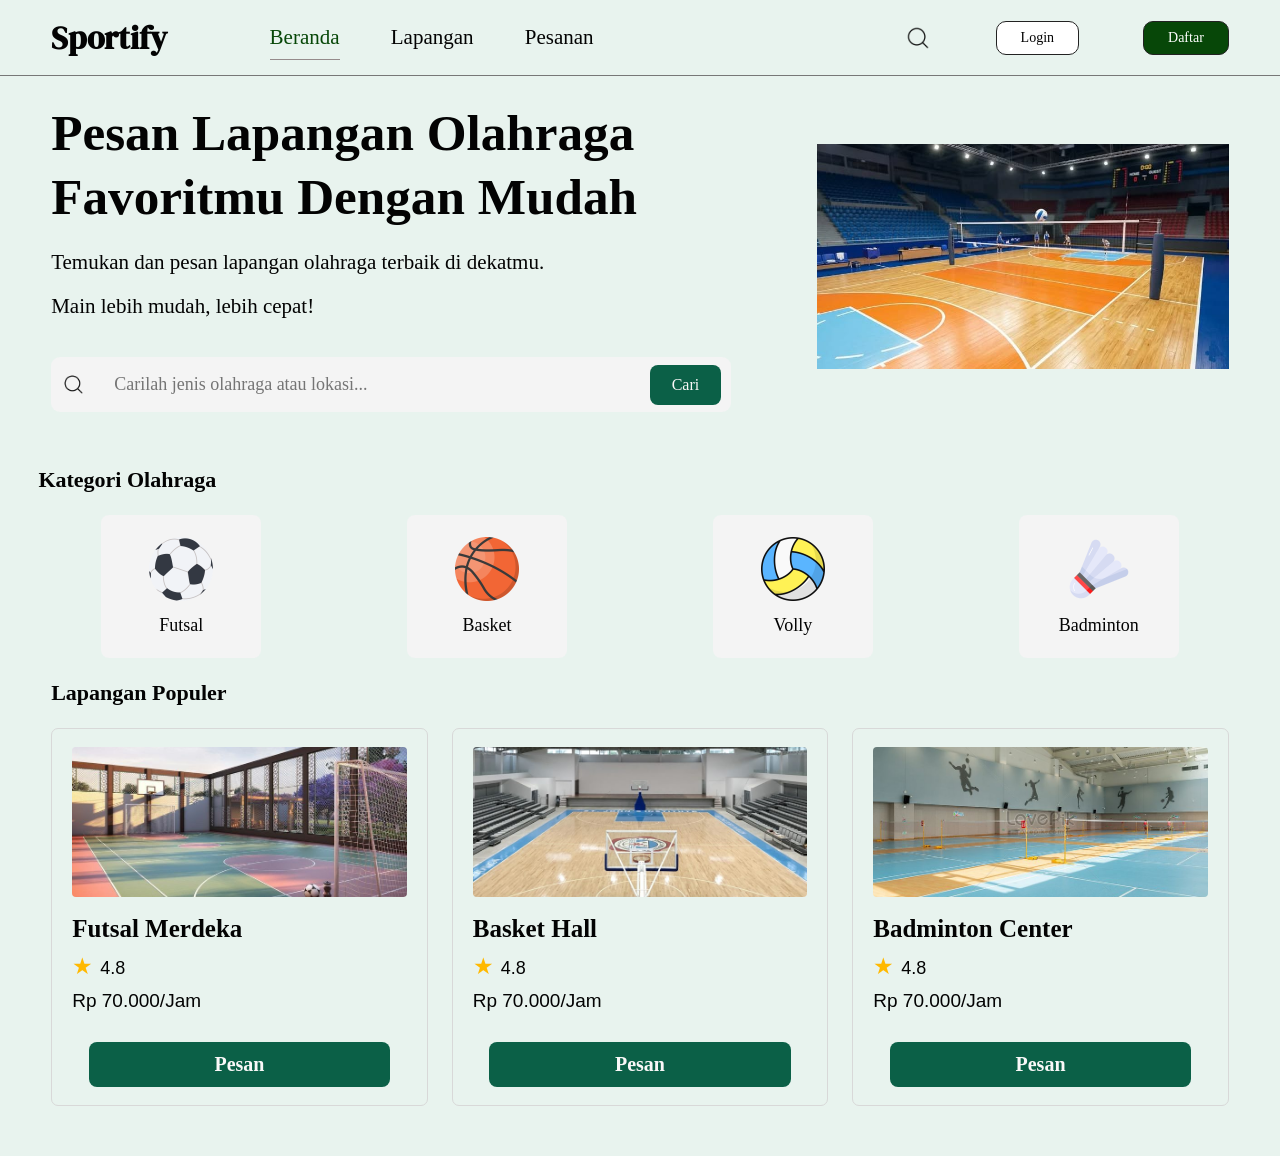
<file: index.html>
<!DOCTYPE html>
<html lang="id">
    <head>
        <meta charset="UTF-8"><meta name="viewport" content="width=device-width, initial-scale=1.0">
        <title>Sportify - Beranda</title>
        <link rel="stylesheet" href="css/style.css">
    </head>
    <body>
<header class="site-header">
    <a class="brand" href="index.html">Sportify</a>
    <nav class="nav">
        <a class="active" href="index.html">Beranda</a>
        <a href="pages/daftar-lapangan.html">Lapangan</a>
        <a href="pages/pesanan-aktif.html">Pesanan</a>
    </nav>
    <div class="header-spacer"></div>
    <a href="pages/daftar-lapangan.html">
        <img class="header-icon" src="assets/icons/search.png" alt="Cari"></a>
        
        <a class="header-btn" href="pages/login.html">Login</a>
        <a class="header-btn dark" href="pages/daftar.html">Daftar</a>
    </header>
<section class="hero">
    <div>
        <h1>Pesan Lapangan Olahraga<br>Favoritmu Dengan Mudah</h1>
        <p>Temukan dan pesan lapangan olahraga terbaik di dekatmu.</p>
        <p>Main lebih mudah, lebih cepat!</p>
        <form class="searchbar" action="pages/daftar-lapangan.html">
            <img src="assets/icons/search.png" alt="Cari">
            <input name="q" placeholder="Carilah jenis olahraga atau lokasi...">
            <button class="warna-teks-putih" type="submit">Cari</button>
        </form>
    </div>
    <img class="hero-image" src="assets/images/champion volly.jpg" alt="Ilustrasi lapangan olahraga">
</section>
<section class="categories"><h3>Kategori Olahraga</h3><div class="category-grid">
<a class="category" href="pages/daftar lapangan futsal.html">

    <img src="assets/icons/bola futsal.png" alt="Icon futsal">Futsal</a>
    <a class="category" href="pages/daftar lapangan basket.html">

        <img src="assets/icons/bola basket.png" alt="Icon basket">Basket</a>
        <a class="category" href="pages/daftar lapangan volly.html">

            <img src="assets/icons/bola volly.png" alt="Icon voli">Volly</a>
            <a class="category" href="pages/daftar lapangan badminton.html">

                <img src="assets/icons/badminton.png" alt="Icon badminton">Badminton</a>
            </div>
</section>
<section class="popular">
    <h3>Lapangan Populer</h3>
    <div class="field-grid">
<article class="field-card">
    <img src="assets/images/futsal merdeka.jpg" alt="Futsal Merdeka">
    <h3>Futsal Merdeka</h3>
    <p class="rating">
        <span class="star">★</span>4.8</p>
        <p class="price">Rp 70.000/Jam</p>
        <a class="btn warna-teks-putih" href="pages/detail-lapangan.html">Pesan</a></article>

<article class="field-card">
    <img src="assets/images/basket hall.jpg" alt="Basket Hall">
    <h3>Basket Hall</h3><p class="rating">
        <span class="star">★</span>4.8</p>
        <p class="price">Rp 70.000/Jam</p>
        <a class="btn warna-teks-putih" href="pages/detail-lapangan.html">Pesan</a></article>
        
<article class="field-card">
    <img src="assets/images/badminton center.jpg" alt="Badminton Center">
    <h3>Badminton Center</h3>
    <p class="rating">
        <span class="star">★</span>4.8</p>
        <p class="price">Rp 70.000/Jam</p>
        <a class="btn warna-teks-putih" href="pages/detail-lapangan.html">Pesan</a>
    </article>
</div>
</section>
</body>
</html>
</file>
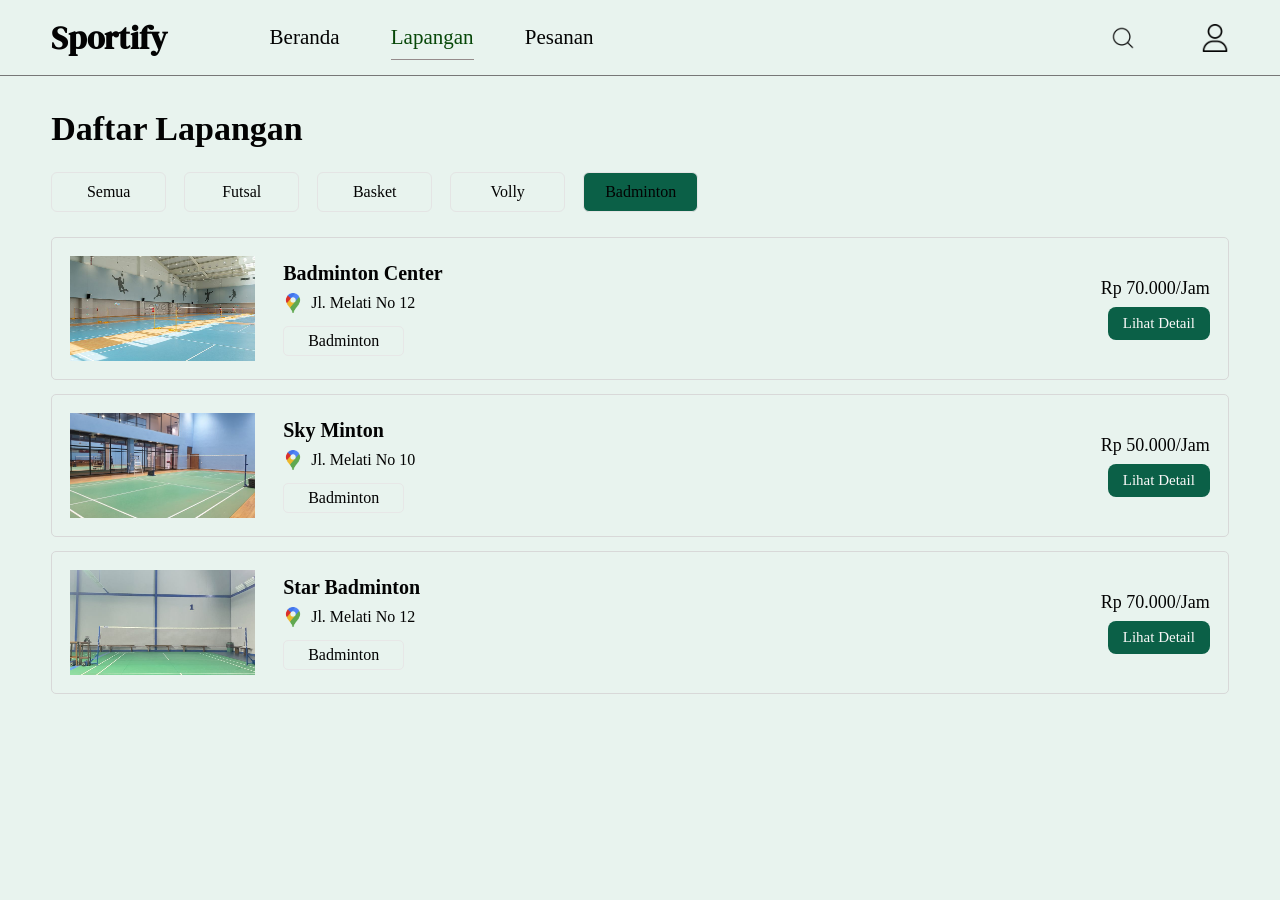
<file: pages/daftar lapangan badminton.html>
<!DOCTYPE html>
<html lang="id">
<head>
    <meta charset="UTF-8">
    <meta name="viewport" content="width=device-width, initial-scale=1.0">
    <title>Daftar Lapangan - Sportify</title>
    <link rel="stylesheet" href="../css/style.css">
</head>
<body>
    <header class="site-header">
<a class="brand" href="../index.html">Sportify</a>

<nav class="nav">
    <a href="../index.html" class="">Beranda</a>
    <a href="daftar-lapangan.html" class="active">Lapangan</a>
    <a href="pesanan-aktif.html" class="">Pesanan</a>
</nav>
<div class="header-spacer"></div>
<a href="daftar-lapangan.html" aria-label="Cari">
    <img class="header-icon" src="../assets/icons/search.png" alt="Cari"></a>

    <a href="login.html" aria-label="Akun">
         <img class="header-icon" src="../assets/icons/user.png" alt="Akun"></a>
</header>
<main class="page">
    <h1 class="page-title">Daftar Lapangan</h1>
    <nav class="filter-row">
        <a href="daftar-lapangan.html">Semua</a>
        <a href="daftar lapangan futsal.html">Futsal</a>
        <a href="daftar lapangan basket.html">Basket</a>
        <a href="daftar lapangan volly.html">Volly</a>
        <a class="active" href="daftar lapangan badminton.html">Badminton</a>
    </nav>
<article class="listing">
    <img src="../assets/images/badminton center.jpg" alt="">
    <div class="listing-info">
        <h3>Badminton Center</h3>
        <p class="address">
            <img src="../assets/icons/google-maps.png" alt="Lokasi">Jl. Melati No 12</p>
            <span class="tag">Badminton</span></div>
            <div class="listing-action">
                <p>Rp 70.000/Jam</p>
                <a class="btn small-btn warna-teks-putih" href="detail-lapangan.html">Lihat Detail</a></div>
            </article>
            
            <article class="listing">
                <img src="../assets/images/sky minton.jpg" alt="">
                <div class="listing-info">
                    <h3>Sky Minton</h3>
                    <p class="address">
                        <img src="../assets/icons/google-maps.png" alt="Lokasi">Jl. Melati No 10</p>
                        <span class="tag">Badminton</span></div>
                        <div class="listing-action"><p>Rp 50.000/Jam</p>
                            <a class="btn small-btn warna-teks-putih" href="detail-lapangan.html">Lihat Detail</a>
                        </div>
                    </article>
                    
                    <article class="listing">
                        <img src="../assets/images/star badminton.jpg" alt="">
                        <div class="listing-info">
                            <h3>Star Badminton</h3>
                            <p class="address">
                                <img src="../assets/icons/google-maps.png" alt="Lokasi">Jl. Melati No 12</p>
                                <span class="tag">Badminton</span></div>
                                <div class="listing-action">
                                    <p>Rp 70.000/Jam</p>
                                    <a class="btn small-btn warna-teks-putih" href="detail-lapangan.html">Lihat Detail</a>
                                </div>
                            </article>
</main>
</body>
</html>
</file>
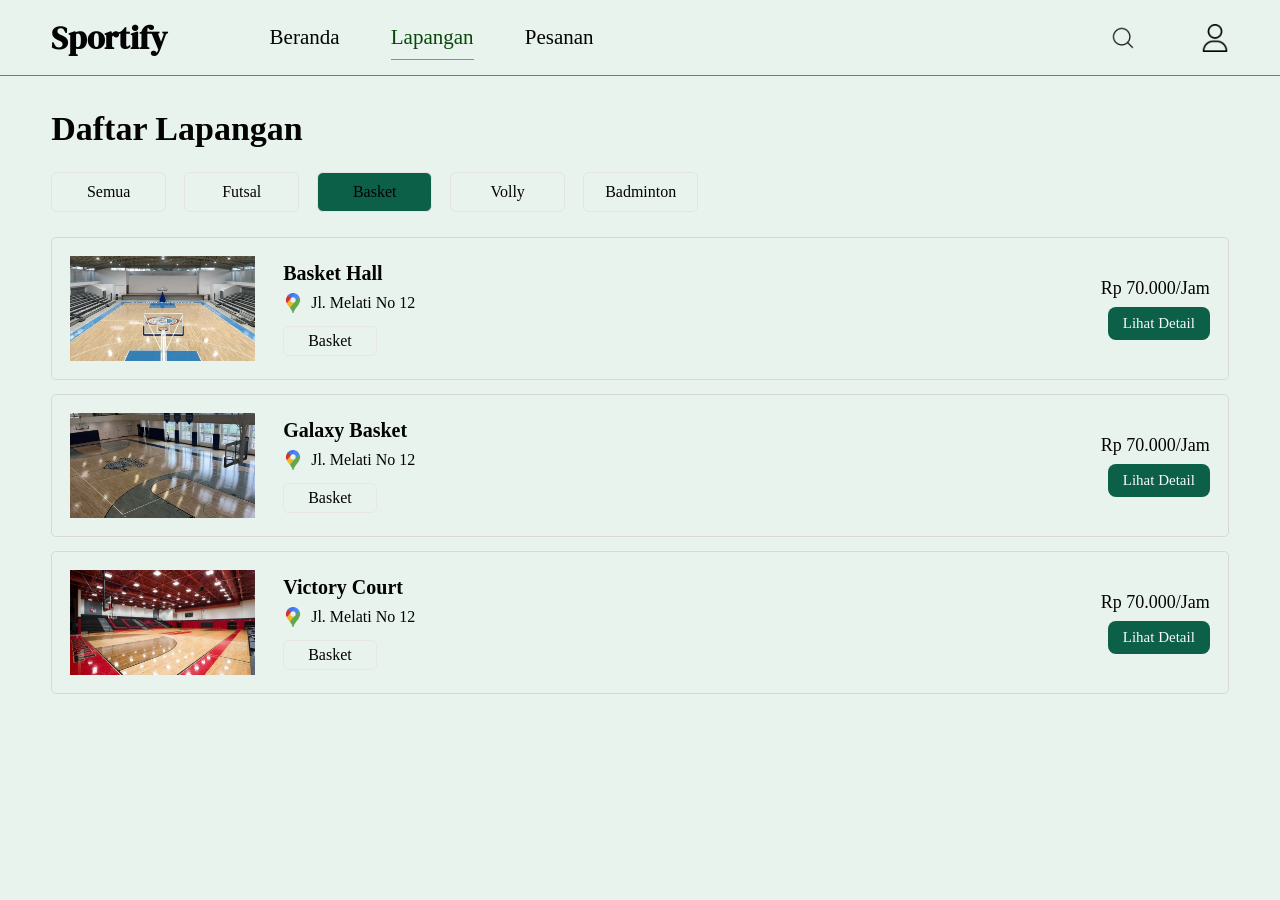
<file: pages/daftar lapangan basket.html>
<!DOCTYPE html>
<html lang="id">
<head>
    <meta charset="UTF-8">
    <meta name="viewport" content="width=device-width, initial-scale=1.0">
    <title>Daftar Lapangan - Sportify</title>
    <link rel="stylesheet" href="../css/style.css">
</head>
<body>
    <header class="site-header">
<a class="brand" href="../index.html">Sportify</a>

<nav class="nav">
    <a href="../index.html" class="">Beranda</a>
    <a href="daftar-lapangan.html" class="active">Lapangan</a>
    <a href="pesanan-aktif.html" class="">Pesanan</a>
</nav>
<div class="header-spacer"></div>
<a href="daftar-lapangan.html" aria-label="Cari">
    <img class="header-icon" src="../assets/icons/search.png" alt="Cari"></a>

    <a href="login.html" aria-label="Akun">
         <img class="header-icon" src="../assets/icons/user.png" alt="Akun"></a>
</header>
<main class="page">
    <h1 class="page-title">Daftar Lapangan</h1>
    <nav class="filter-row">
        <a href="daftar-lapangan.html">Semua</a>
        <a href="daftar-lapangan.html">Futsal</a>
        <a class="active"  href="daftar-lapangan.html">Basket</a>
        <a href="daftar-lapangan.html">Volly</a>
        <a href="daftar-lapangan.html">Badminton</a>
    </nav>
<article class="listing">
    <img src="../assets/images/basket hall.jpg" alt="">
    <div class="listing-info">
        <h3>Basket Hall</h3>
        <p class="address">
            <img src="../assets/icons/google-maps.png" alt="Lokasi">Jl. Melati No 12</p>
            <span class="tag">Basket</span></div>
            <div class="listing-action">
                <p>Rp 70.000/Jam</p>
                <a class="btn small-btn warna-teks-putih" href="detail-lapangan.html">Lihat Detail</a></div>
            </article>
            
            <article class="listing">
                <img src="../assets/images/galaxy basket.jpg" alt="Basket Hall">
                <div class="listing-info">
                    <h3>Galaxy Basket</h3>
                    <p class="address">
                        <img src="../assets/icons/google-maps.png" alt="Lokasi">Jl. Melati No 12</p>
                        <span class="tag">Basket</span></div>
                        <div class="listing-action"><p>Rp 70.000/Jam</p>
                            <a class="btn small-btn warna-teks-putih" href="detail-lapangan.html">Lihat Detail</a>
                        </div>
                    </article>
                    
                    <article class="listing">
                        <img src="../assets/images/victory court.jpg" alt="Badminton Center">
                        <div class="listing-info">
                            <h3>Victory Court</h3>
                            <p class="address">
                                <img src="../assets/icons/google-maps.png" alt="Lokasi">Jl. Melati No 12</p>
                                <span class="tag">Basket</span></div>
                                <div class="listing-action">
                                    <p>Rp 70.000/Jam</p>
                                    <a class="btn small-btn warna-teks-putih" href="detail-lapangan.html">Lihat Detail</a>
                                </div>
                            </article>
</main>
</body>
</html>
</file>
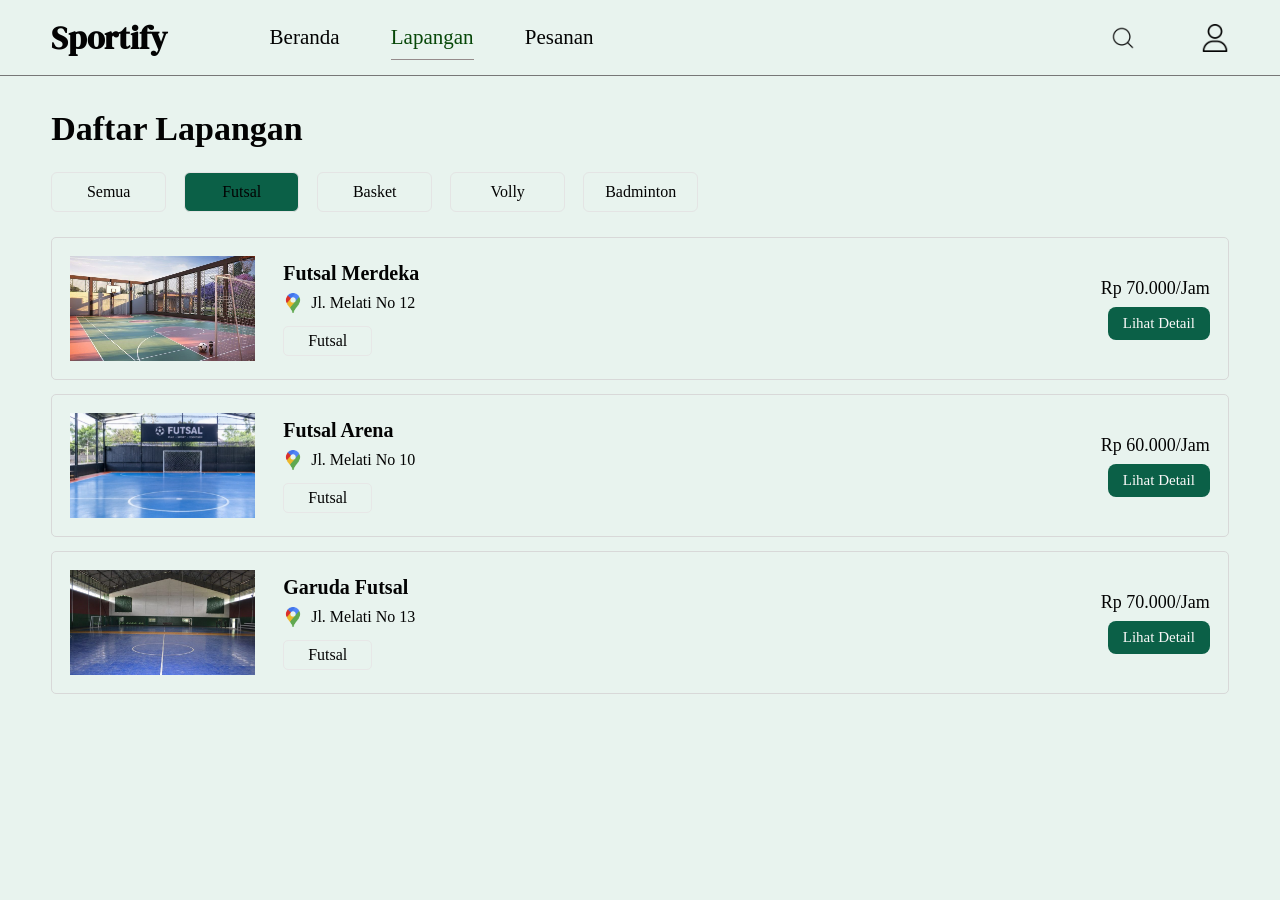
<file: pages/daftar lapangan futsal.html>
<!DOCTYPE html>
<html lang="id">
<head>
    <meta charset="UTF-8">
    <meta name="viewport" content="width=device-width, initial-scale=1.0">
    <title>Daftar Lapangan - Sportify</title>
    <link rel="stylesheet" href="../css/style.css">
</head>
<body>
    <header class="site-header">
<a class="brand" href="../index.html">Sportify</a>

<nav class="nav">
    <a href="../index.html" class="">Beranda</a>
    <a href="daftar-lapangan.html" class="active">Lapangan</a>
    <a href="pesanan-aktif.html" class="">Pesanan</a>
</nav>
<div class="header-spacer"></div>
<a href="daftar-lapangan.html" aria-label="Cari">
    <img class="header-icon" src="../assets/icons/search.png" alt="Cari"></a>

    <a href="login.html" aria-label="Akun">
         <img class="header-icon" src="../assets/icons/user.png" alt="Akun"></a>
</header>
<main class="page">
    <h1 class="page-title">Daftar Lapangan</h1>
    <nav class="filter-row">
        <a href="daftar-lapangan.html">Semua</a>
        <a class="active" href="daftar lapangan futsal.html">Futsal</a>
        <a href="daftar lapangan basket.html">Basket</a>
        <a href="daftar lapangan volly.html">Volly</a>
        <a href="daftar lapangan badminton.html">Badminton</a>
    </nav>
<article class="listing">
    <img src="../assets/images/futsal merdeka.jpg" alt="">
    <div class="listing-info">
        <h3>Futsal Merdeka</h3>
        <p class="address">
            <img src="../assets/icons/google-maps.png" alt="Lokasi">Jl. Melati No 12</p>
            <span class="tag">Futsal</span></div>
            <div class="listing-action">
                <p>Rp 70.000/Jam</p>
                <a class="btn small-btn warna-teks-putih" href="detail lapangan futsal merdeka.html">Lihat Detail</a></div>
            </article>
            
            <article class="listing">
                <img src="../assets/images/futsal arena.jpeg" alt="">
                <div class="listing-info">
                    <h3>Futsal Arena</h3>
                    <p class="address">
                        <img src="../assets/icons/google-maps.png" alt="Lokasi">Jl. Melati No 10</p>
                        <span class="tag">Futsal</span></div>
                        <div class="listing-action"><p>Rp 60.000/Jam</p>
                            <a class="btn small-btn warna-teks-putih" href="detail-lapangan.html">Lihat Detail</a>
                        </div>
                    </article>
                    
                    <article class="listing">
                        <img src="../assets/images/garuda futsal.jpg" alt="">
                        <div class="listing-info">
                            <h3>Garuda Futsal</h3>
                            <p class="address">
                                <img src="../assets/icons/google-maps.png" alt="Lokasi">Jl. Melati No 13</p>
                                <span class="tag">Futsal</span></div>
                                <div class="listing-action">
                                    <p>Rp 70.000/Jam</p>
                                    <a class="btn small-btn warna-teks-putih" href="detail-lapangan.html">Lihat Detail</a>
                                </div>
                            </article>
</main>
</body>
</html>
</file>
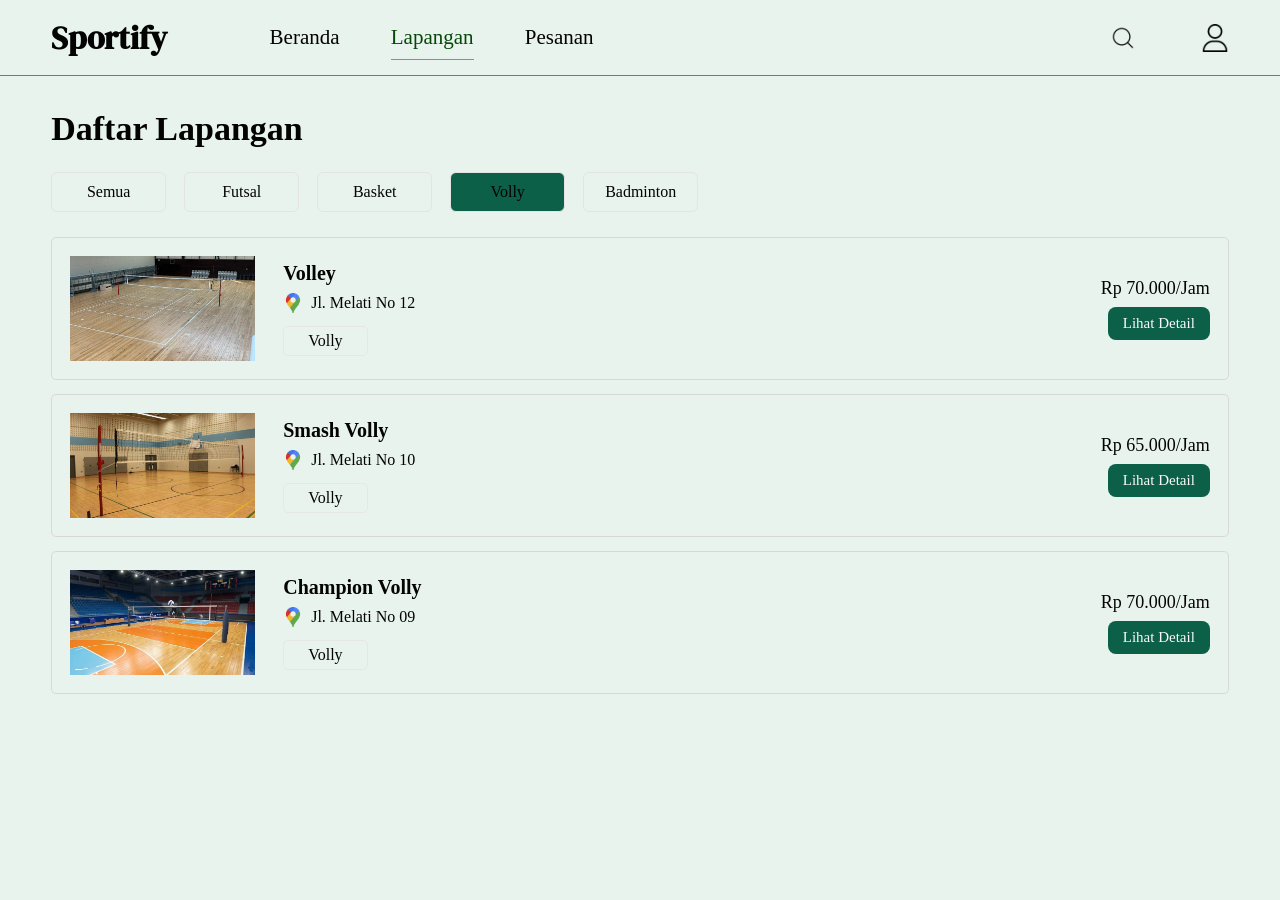
<file: pages/daftar lapangan volly.html>
<!DOCTYPE html>
<html lang="id">
<head>
    <meta charset="UTF-8">
    <meta name="viewport" content="width=device-width, initial-scale=1.0">
    <title>Daftar Lapangan - Sportify</title>
    <link rel="stylesheet" href="../css/style.css">
</head>
<body>
    <header class="site-header">
<a class="brand" href="../index.html">Sportify</a>

<nav class="nav">
    <a href="../index.html" class="">Beranda</a>
    <a href="daftar-lapangan.html" class="active">Lapangan</a>
    <a href="pesanan-aktif.html" class="">Pesanan</a>
</nav>
<div class="header-spacer"></div>
<a href="daftar-lapangan.html" aria-label="Cari">
    <img class="header-icon" src="../assets/icons/search.png" alt="Cari"></a>

    <a href="login.html" aria-label="Akun">
         <img class="header-icon" src="../assets/icons/user.png" alt="Akun"></a>
</header>
<main class="page">
    <h1 class="page-title">Daftar Lapangan</h1>
    <nav class="filter-row">
        <a href="daftar-lapangan.html">Semua</a>
        <a href="daftar lapangan futsal.html">Futsal</a>
        <a href="daftar lapangan basket.html">Basket</a>
        <a class="active" href="daftar lapangan volly.html">Volly</a>
        <a href="daftar lapangan badminton.html">Badminton</a>
    </nav>
<article class="listing">
    <img src="../assets/images/volley.jpg" alt="">
    <div class="listing-info">
        <h3>Volley</h3>
        <p class="address">
            <img src="../assets/icons/google-maps.png" alt="Lokasi">Jl. Melati No 12</p>
            <span class="tag">Volly</span></div>
            <div class="listing-action">
                <p>Rp 70.000/Jam</p>
                <a class="btn small-btn warna-teks-putih" href="detail-lapangan.html">Lihat Detail</a></div>
            </article>
            
            <article class="listing">
                <img src="../assets/images/smash volly.jpg" alt="">
                <div class="listing-info">
                    <h3>Smash Volly</h3>
                    <p class="address">
                        <img src="../assets/icons/google-maps.png" alt="Lokasi">Jl. Melati No 10</p>
                        <span class="tag">Volly</span></div>
                        <div class="listing-action"><p>Rp 65.000/Jam</p>
                            <a class="btn small-btn warna-teks-putih" href="detail-lapangan.html">Lihat Detail</a>
                        </div>
                    </article>
                    
                    <article class="listing">
                        <img src="../assets/images/champion volly.jpg" alt="">
                        <div class="listing-info">
                            <h3>Champion Volly</h3>
                            <p class="address">
                                <img src="../assets/icons/google-maps.png" alt="Lokasi">Jl. Melati No 09</p>
                                <span class="tag">Volly</span></div>
                                <div class="listing-action">
                                    <p>Rp 70.000/Jam</p>
                                    <a class="btn small-btn warna-teks-putih" href="detail-lapangan.html">Lihat Detail</a>
                                </div>
                            </article>
</main>
</body>
</html>
</file>
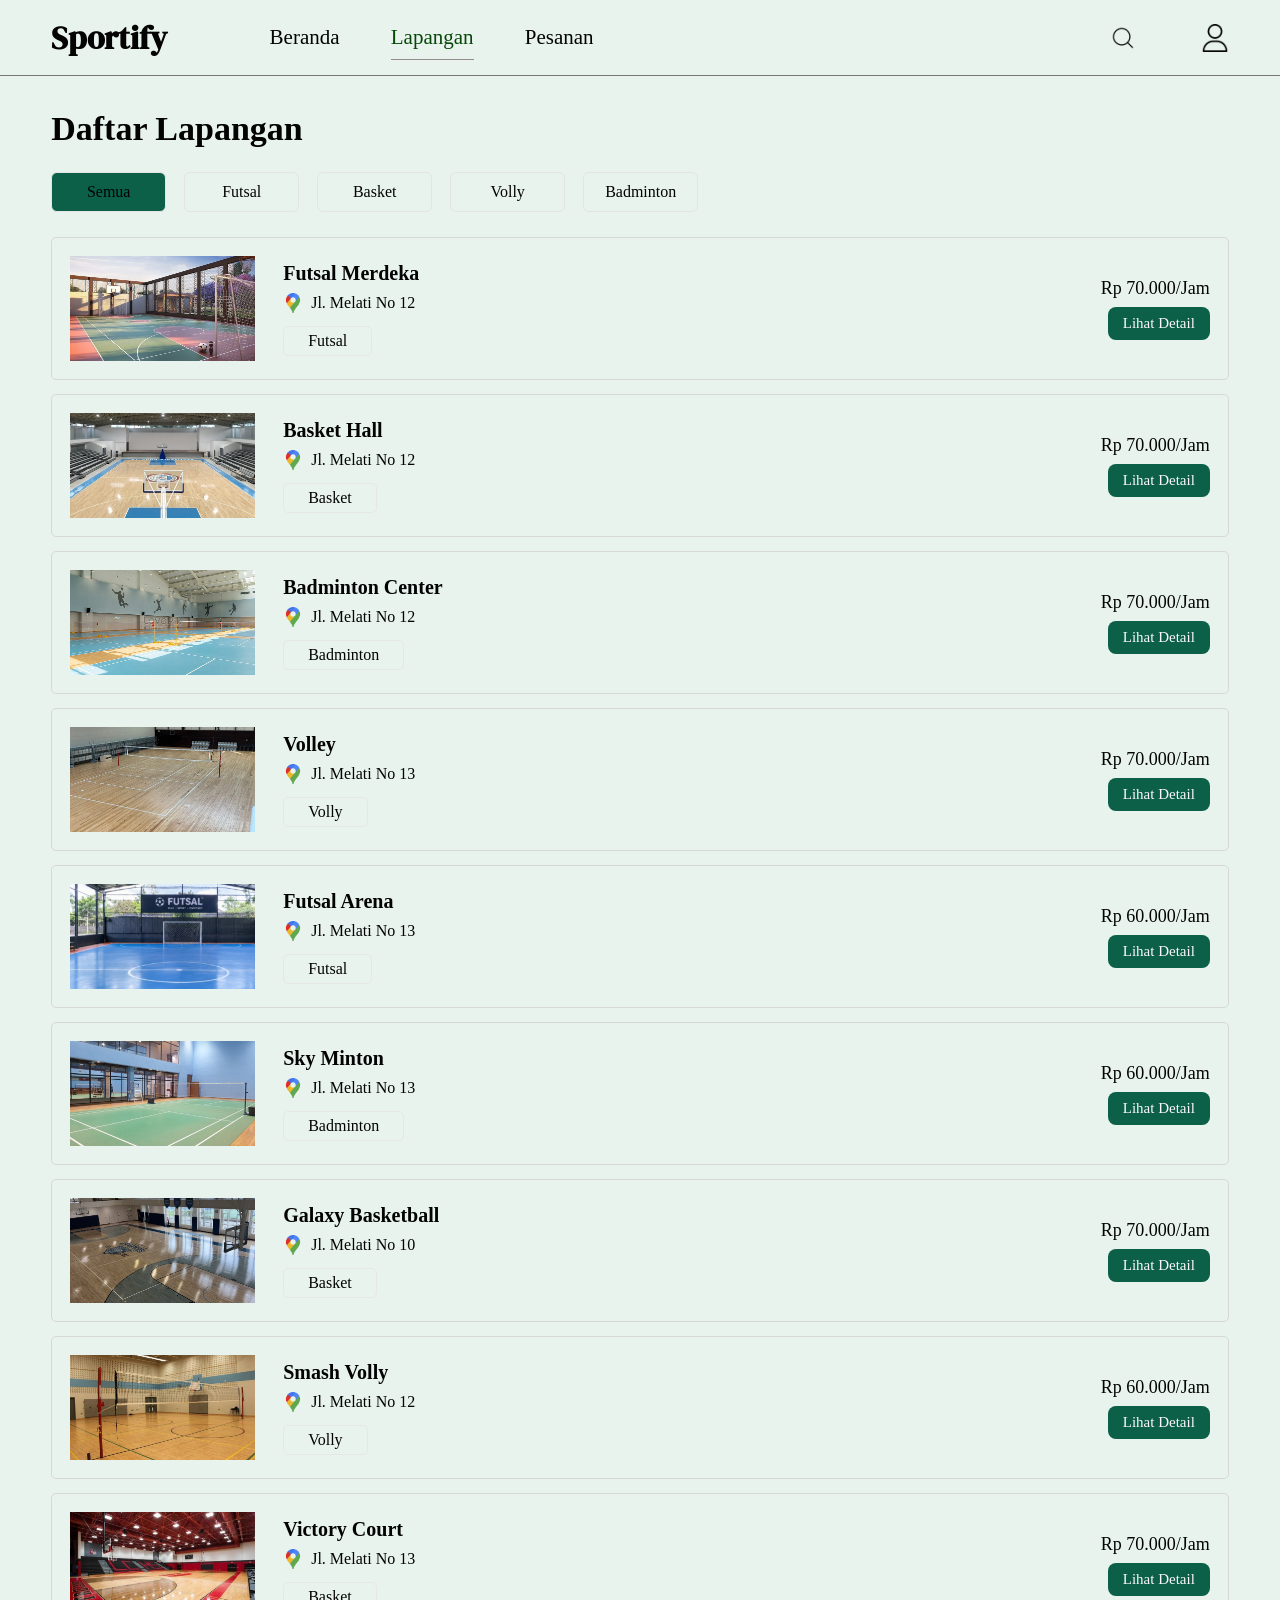
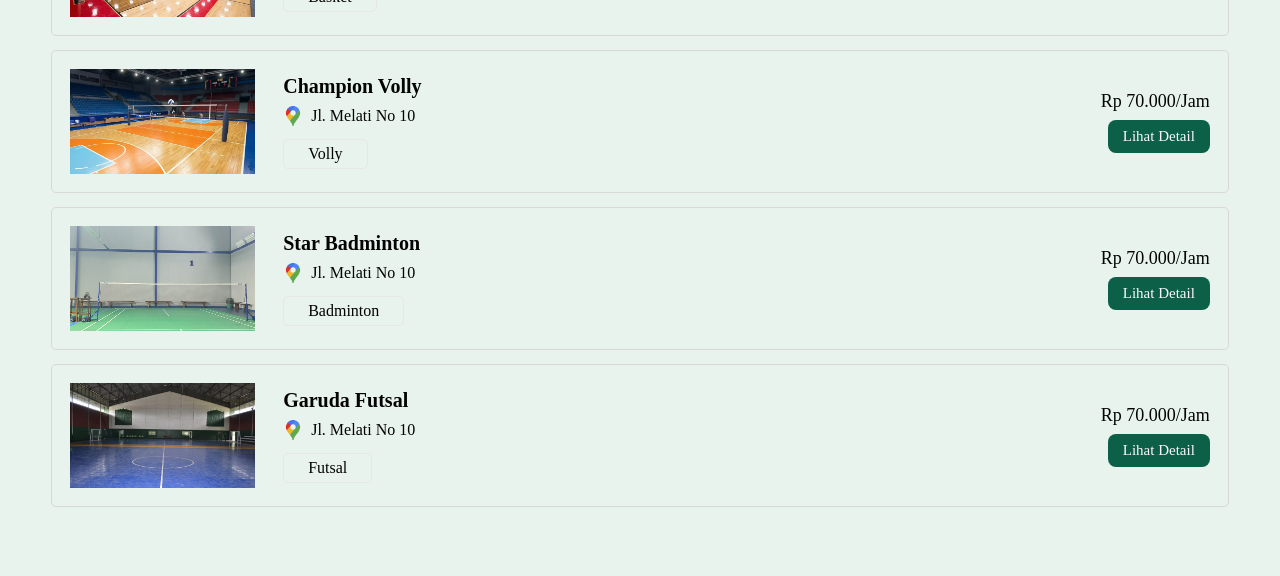
<file: pages/daftar-lapangan.html>
<!DOCTYPE html>
<html lang="id">
<head>
    <meta charset="UTF-8">
    <meta name="viewport" content="width=device-width, initial-scale=1.0">
    <title>Daftar Lapangan - Sportify</title>
    <link rel="stylesheet" href="../css/style.css">
</head>
<body>
    <header class="site-header">
<a class="brand" href="../index.html">Sportify</a>

<nav class="nav">
    <a href="../index.html" class="">Beranda</a>
    <a href="daftar-lapangan.html" class="active">Lapangan</a>
    <a href="pesanan-aktif.html" class="">Pesanan</a>
</nav>
<div class="header-spacer"></div>
<a href="daftar-lapangan.html" aria-label="Cari">
    <img class="header-icon" src="../assets/icons/search.png" alt="Cari"></a>

    <a href="login.html" aria-label="Akun">
         <img class="header-icon" src="../assets/icons/user.png" alt="Akun"></a>
</header>
<main class="page">
    <h1 class="page-title">Daftar Lapangan</h1>
    <nav class="filter-row">
        <a class="active" href="daftar-lapangan.html">Semua</a>
        <a href="daftar lapangan futsal.html">Futsal</a>
        <a href="daftar lapangan basket.html">Basket</a>
        <a href="daftar lapangan volly.html">Volly</a>
        <a href="daftar lapangan badminton.html">Badminton</a>
    </nav>
<article class="listing">
    <img src="../assets/images/futsal merdeka.jpg" alt="Futsal Merdeka">
    <div class="listing-info">
        <h3>Futsal Merdeka</h3>
        <p class="address">
            <img src="../assets/icons/google-maps.png" alt="Lokasi">Jl. Melati No 12</p>
            <span class="tag">Futsal</span></div>
            <div class="listing-action">
                <p>Rp 70.000/Jam</p>
                <a class="btn small-btn warna-teks-putih" href="detail lapangan futsal merdeka.html">Lihat Detail</a></div>
            </article>
            
            <article class="listing">
                <img src="../assets/images/basket hall.jpg" alt="Basket Hall">
                <div class="listing-info">
                    <h3>Basket Hall</h3>
                    <p class="address">
                        <img src="../assets/icons/google-maps.png" alt="Lokasi">Jl. Melati No 12</p>
                        <span class="tag">Basket</span></div>
                        <div class="listing-action"><p>Rp 70.000/Jam</p>
                            <a class="btn small-btn warna-teks-putih" href="detail-lapangan.html">Lihat Detail</a>
                        </div>
                    </article>
                    
                    <article class="listing">
                        <img src="../assets/images/badminton center.jpg" alt="Badminton Center">
                        <div class="listing-info">
                            <h3>Badminton Center</h3>
                            <p class="address">
                                <img src="../assets/icons/google-maps.png" alt="Lokasi">Jl. Melati No 12</p>
                                <span class="tag">Badminton</span></div>
                                <div class="listing-action">
                                    <p>Rp 70.000/Jam</p>
                                    <a class="btn small-btn warna-teks-putih" href="detail-lapangan.html">Lihat Detail</a>
                                </div>
                            </article>
                            <article class="listing">
                                <img src="../assets/images/volley.jpg" alt="Volley Court">
                                <div class="listing-info">
                                    <h3>Volley</h3>
                                    <p class="address">
                                        <img src="../assets/icons/google-maps.png" alt="Lokasi">Jl. Melati No 13</p>
                                        <span class="tag">Volly</span></div>
                                        <div class="listing-action"><p>Rp 70.000/Jam</p>
                                            <a class="btn small-btn warna-teks-putih" href="detail-lapangan.html">Lihat Detail</a></div>
                                        </article>
                                        
                                        <article class="listing">
                                            <img src="../assets/images/futsal arena.jpeg" alt="Futsal Arena">
                                            <div class="listing-info"><h3>Futsal Arena</h3>
                                                <p class="address">
                                                    <img src="../assets/icons/google-maps.png" alt="Lokasi">Jl. Melati No 13</p>
                                                    <span class="tag">Futsal</span></div>
                                                    <div class="listing-action"><p>Rp 60.000/Jam</p>
                                                        <a class="btn small-btn warna-teks-putih" href="detail-lapangan.html">Lihat Detail</a>
                                                    </div>
                                                </article>
                                                
                                                <article class="listing">
                                                    <img src="../assets/images/sky minton.jpg" alt="Sky Minton">
                                                    <div class="listing-info">
                                                        <h3>Sky Minton</h3>
                                                        <p class="address">
                                                            <img src="../assets/icons/google-maps.png" alt="Lokasi">Jl. Melati No 13</p>
                                                            <span class="tag">Badminton</span>
                                                        </div>
                                                        
                                                        <div class="listing-action">
                                                            <p>Rp 60.000/Jam</p>
                                                            <a class="btn small-btn warna-teks-putih" href="detail-lapangan.html">Lihat Detail</a>
                                                        </div>
                                                    </article>
                                                    <article class="listing">
                                                        <img src="../assets/images/galaxy basket.jpg" alt="Galaxy Basketball">
                                                        <div class="listing-info">
                                                            <h3>Galaxy Basketball</h3>
                                                            <p class="address">
                                                                <img src="../assets/icons/google-maps.png" alt="Lokasi">Jl. Melati No 10</p>
                                                                <span class="tag">Basket</span>
                                                            </div>
                                                            <div class="listing-action">
                                                                <p>Rp 70.000/Jam</p>
                                                                <a class="btn small-btn warna-teks-putih" href="detail-lapangan.html">Lihat Detail</a>
                                                            </div>
                                                        </article>
                                                        <article class="listing">
                                                            <img src="../assets/images/smash volly.jpg" alt="Smash Volly">
                                                            <div class="listing-info">
                                                                <h3>Smash Volly</h3>
                                                                <p class="address">
                                                                    <img src="../assets/icons/google-maps.png" alt="Lokasi">Jl. Melati No 12</p>
                                                                    <span class="tag">Volly</span>
                                                                </div>
                                                                
                                                                <div class="listing-action">
                                                                    <p>Rp 60.000/Jam</p>
                                                                    <a class="btn small-btn warna-teks-putih" href="detail-lapangan.html">Lihat Detail</a>
                                                                </div>
                                                            </article>
                                                            <article class="listing">
                                                                <img src="../assets/images/victory court.jpg" alt="Victory Court">
                                                                <div class="listing-info">
                                                                    <h3>Victory Court</h3>
                                                                    <p class="address">
                                                                        <img src="../assets/icons/google-maps.png" alt="Lokasi">Jl. Melati No 13</p>
                                                                        <span class="tag">Basket</span>
                                                                    </div>
                                                                    <div class="listing-action">
                                                                        <p>Rp 70.000/Jam</p>
                                                                        <a class="btn small-btn warna-teks-putih" href="detail-lapangan.html">Lihat Detail</a>
                                                                    </div>
                                                                </article>
                                                                <article class="listing">
                                                                    <img src="../assets/images/champion volly.jpg" alt="Champion Volly">
                                                                    <div class="listing-info">
                                                                        <h3>Champion Volly</h3>
                                                                        <p class="address">
                                                                            <img src="../assets/icons/google-maps.png" alt="Lokasi">Jl. Melati No 10</p>
                                                                            <span class="tag">Volly</span>
                                                                        </div>
                                                                        <div class="listing-action">
                                                                            <p>Rp 70.000/Jam</p>
                                                                            <a class="btn small-btn warna-teks-putih" href="detail-lapangan.html">Lihat Detail</a>
                                                                        </div>
                                                                    </article>
                                                                    <article class="listing">
                                                                        <img src="../assets/images/star badminton.jpg" alt="Star Badminton">
                                                                        <div class="listing-info">
                                                                            <h3>Star Badminton</h3>
                                                                            <p class="address">
                                                                                <img src="../assets/icons/google-maps.png" alt="Lokasi">Jl. Melati No 10</p>
                                                                                <span class="tag">Badminton</span>
                                                                            </div>
                                                                            <div class="listing-action">
                                                                                <p>Rp 70.000/Jam</p>
                                                                                <a class="btn small-btn warna-teks-putih" href="detail-lapangan.html">Lihat Detail</a>
                                                                            </div>
                                                                        </article>
                                                                        <article class="listing">
                                                                            <img src="../assets/images/garuda futsal.jpg" alt="Garuda Futsal">
                                                                            <div class="listing-info">
                                                                                <h3>Garuda Futsal</h3>
                                                                                <p class="address">
                                                                                    <img src="../assets/icons/google-maps.png" alt="Lokasi">Jl. Melati No 10</p>
                                                                                    <span class="tag">Futsal</span>
                                                                                </div>
                                                                                
                                                                                <div class="listing-action">
                                                                                    <p>Rp 70.000/Jam</p>
                                                                                    <a class="btn small-btn warna-teks-putih" href="detail-lapangan.html">Lihat Detail</a>
                                                                                </div>
                                                                            </article>
                                                                        </main>
 </body>
 </html>
</file>
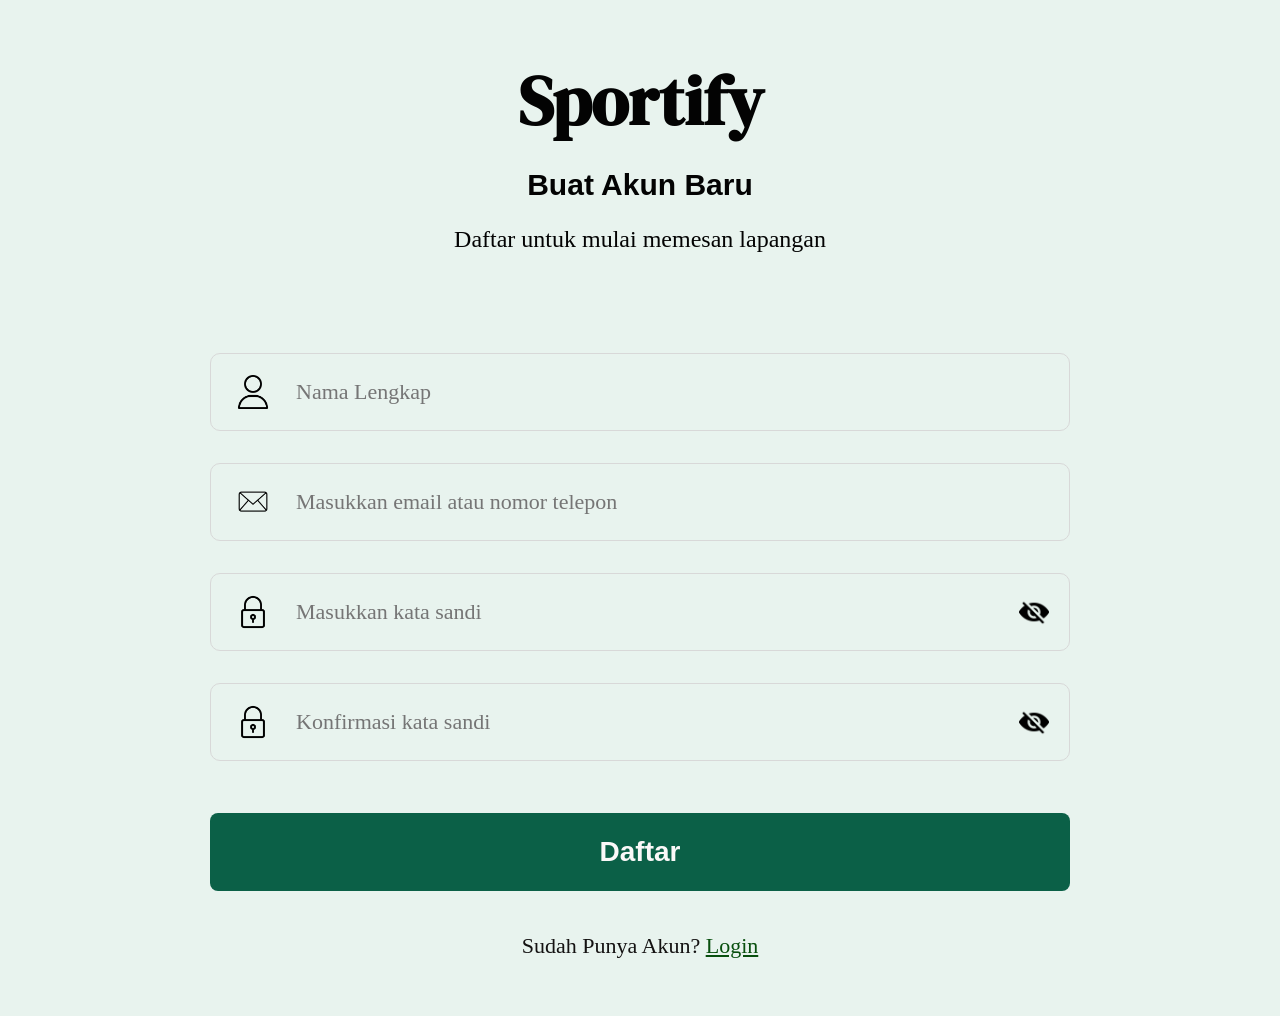
<file: pages/daftar.html>
<!DOCTYPE html>
<html lang="id">
<head>
    <meta charset="UTF-8">
    <meta name="viewport" content="width=device-width, initial-scale=1.0">
    <title>Daftar - Sportify</title>
    <link rel="stylesheet" href="../css/style.css">
</head>
<body>

<section class="auth-page">
    <div class="auth-box">

        <h1 class="auth-brand">Sportify</h1>

        <h2>Buat Akun Baru</h2>
        <p class="auth-subtitle">
            Daftar untuk mulai memesan lapangan
        </p>

        <form class="auth-form" id="registerForm">

            <div class="input-wrap">
                <img src="../assets/icons/user.png">
                <input type="text" placeholder="Nama Lengkap" required>
            </div>

            <div class="input-wrap">
                <img src="../assets/icons/email (1).png">
                <input type="text" placeholder="Masukkan email atau nomor telepon" required>
            </div>

<div class="input-wrap password-wrap">
    <img src="../assets/icons/padlock.png" alt="Password">

    <input type="password"
           id="password"
           placeholder="Masukkan kata sandi"
           required>

    <img src="../assets/icons/hidden.png"
         class="eye-toggle"
         alt="Lihat password"
         onclick="togglePassword('password', this)">
</div>

<div class="input-wrap password-wrap">
    <img src="../assets/icons/padlock.png" alt="Konfirmasi Password">

    <input type="password"
           id="confirmPassword"
           placeholder="Konfirmasi kata sandi"
           required>

    <img src="../assets/icons/hidden.png"
         class="eye-toggle"
         alt="Lihat password"
         onclick="togglePassword('confirmPassword', this)">
</div>

            <button type="submit" class="auth-submit warna-teks-putih">
                Daftar
            </button>

        </form>

        <p class="auth-foot">
            Sudah Punya Akun? <a href="login.html" class="warna-teks">Login</a>
        </p>

    </div>
</section>

<script>
    

function togglePassword(id, icon) {
    const password = document.getElementById(id);

    if (password.type === "password") {
        password.type = "text";
        icon.src = "../assets/icons/eye.png";
    } else {
        password.type = "password";
        icon.src = "../assets/icons/hidden.png";
    }
}

const registerForm = document.getElementById("registerForm");

if (registerForm) {
    registerForm.addEventListener("submit", function(e) {
        const password = document.getElementById("password").value;
        const confirm = document.getElementById("confirmPassword").value;

        if (password !== confirm) {
            e.preventDefault();
            alert("Konfirmasi kata sandi tidak sesuai!");
        }
    });
}

</script>

</body>
</html>
</file>
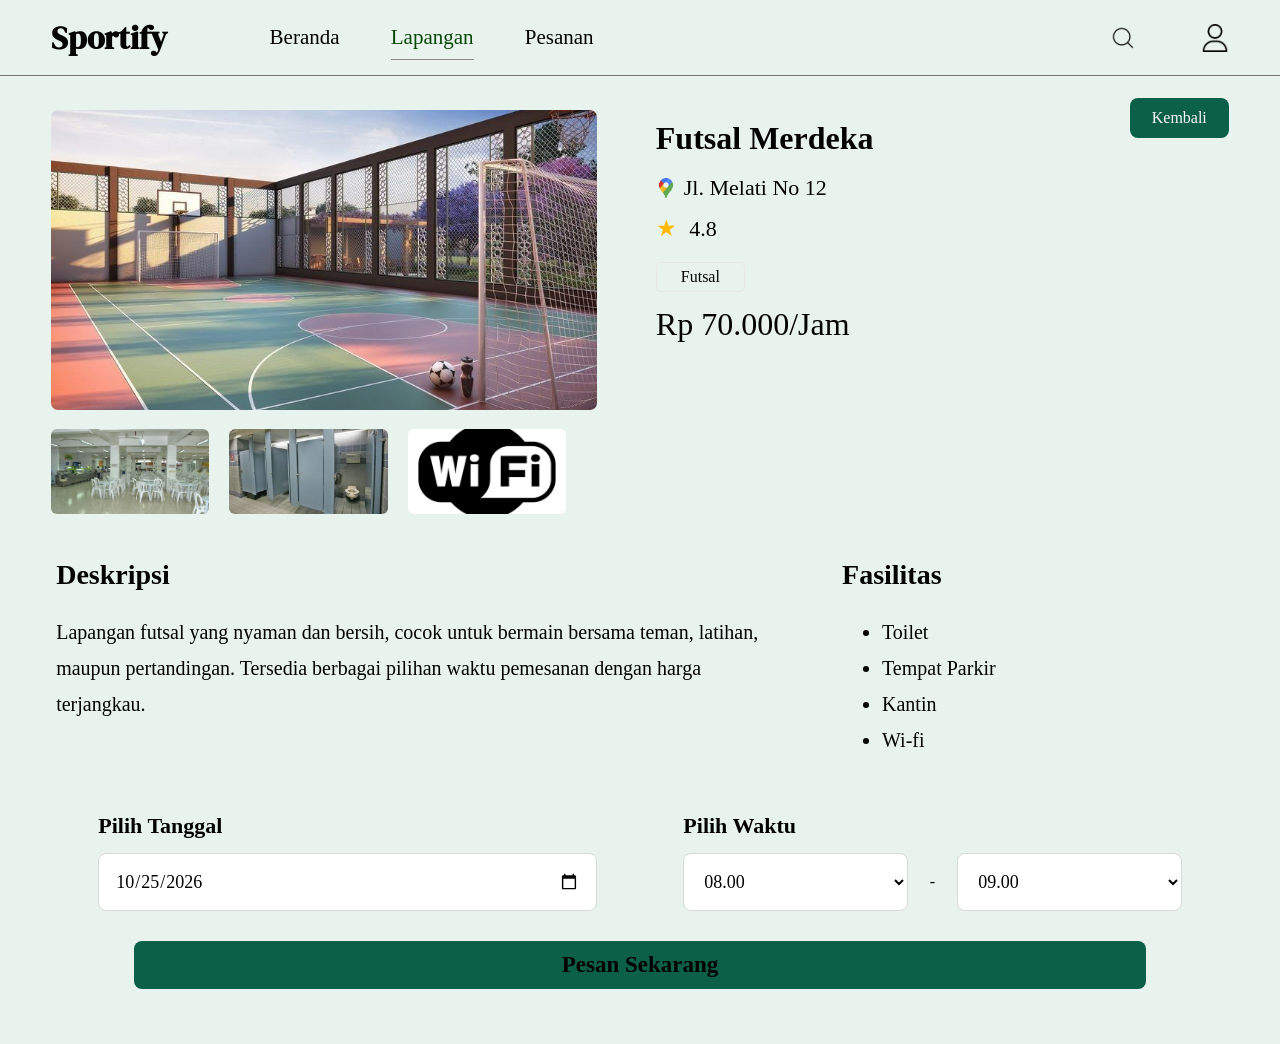
<file: pages/detail lapangan futsal merdeka.html>
<!DOCTYPE html>
<html lang="id">
<head><meta charset="UTF-8"><meta name="viewport" content="width=device-width, initial-scale=1.0"><title>Detail Lapangan - Sportify</title><link rel="stylesheet" href="../css/style.css"></head>
<body>
    
    <header class="site-header">
<a class="brand" href="../index.html">Sportify</a>
<nav class="nav">
    <a href="../index.html" class="">Beranda</a>
    <a href="daftar-lapangan.html" class="active">Lapangan</a>
    <a href="pesanan-aktif.html" class="">Pesanan</a>
</nav>
<div class="header-spacer"></div>
<a href="daftar-lapangan.html" aria-label="Cari">
    <img class="header-icon" src="../assets/icons/search.png" alt="Cari"></a>
    <a href="login.html" aria-label="Akun">
        <img class="header-icon" src="../assets/icons/user.png" alt="Akun"></a>
</header>

<main class="page">
    <section class="detail-top">
        <div>
            <img class="gallery-main" src="../assets/images/futsal merdeka.jpg" alt="Foto Futsal Merdeka">
            <div class="gallery-thumbs">
                <img src="../assets/images/kantin.jpg" alt="Foto lapangan 1">
                <img src="../assets/images/toilet.jpg" alt="Foto lapangan 2">
                <img src="../assets/images/wifi.jpg" alt="Foto lapangan 3">
            </div>
        </div>
<div class="detail-info">
    <a class="btn back-btn warna-teks-putih " href="daftar-lapangan.html">Kembali</a>
    <h1>Futsal Merdeka</h1>
    <p class="address">
        <img src="../assets/icons/google-maps.png" alt="Lokasi">Jl. Melati No 12</p>
        <p>
            <span class="star">★</span> 4.8</p>
            <span class="tag">Futsal</span>
            <p style="font-size:32px">Rp 70.000/Jam</p>
        </div>
    </section>
<section class="detail-meta">
    <div>
        <h2>Deskripsi</h2>
        <p class="description">Lapangan futsal yang nyaman dan bersih, cocok untuk bermain bersama teman, latihan, maupun pertandingan. Tersedia berbagai pilihan waktu pemesanan dengan harga terjangkau.</p>
    </div>
    <div>
        <h2>Fasilitas</h2>
        <ul class="facilities">
            <li>Toilet</li>
            <li>Tempat Parkir</li>
            <li>Kantin</li>
            <li>Wi-fi</li>
        </ul>
    </div>
</section>
<form action="ringkasan-pesanan.html">
    <section class="booking-controls">
        <div>
            <label for="tanggal">Pilih Tanggal</label>
            <input id="tanggal" name="tanggal" type="date" required value="2026-10-25">
        </div>
        <div class="time-field">
                <label for="mulai">Pilih Waktu</label>

            <div class="time-select">
                    <select id="mulai" name="mulai" required>
                        <option value="08:00">08.00</option>
                        <option value="09:00">09.00</option>
                        <option value="10:00">10.00</option>
                        <option value="11:00">11.00</option>
                        <option value="12:00">12.00</option>
                        <option value="13:00">13.00</option>
                        <option value="14:00">14.00</option>
                        <option value="15:00">15.00</option>
                        <option value="16:00">16.00</option>
                        <option value="17:00">17.00</option>
                        <option value="18:00">18.00</option>
                        <option value="19:00">19.00</option>
                        <option value="20:00">20.00</option>
                    </select>

                    <span>-</span>

                    <select id="selesai" name="selesai" required>
                        <option value="09:00">09.00</option>
                        <option value="10:00">10.00</option>
                        <option value="11:00">11.00</option>
                        <option value="12:00">12.00</option>
                        <option value="13:00">13.00</option>
                        <option value="14:00">14.00</option>
                        <option value="15:00">15.00</option>
                        <option value="16:00">16.00</option>
                        <option value="17:00">17.00</option>
                        <option value="18:00">18.00</option>
                        <option value="19:00">19.00</option>
                        <option value="20:00">20.00</option>
                        <option value="21:00">21.00</option>
                    </select>
                </div>
            </div>
    </section>
    <button class="wide-btn" type="submit">Pesan Sekarang</button>
</form>
</main>
</body>
</html>
</file>
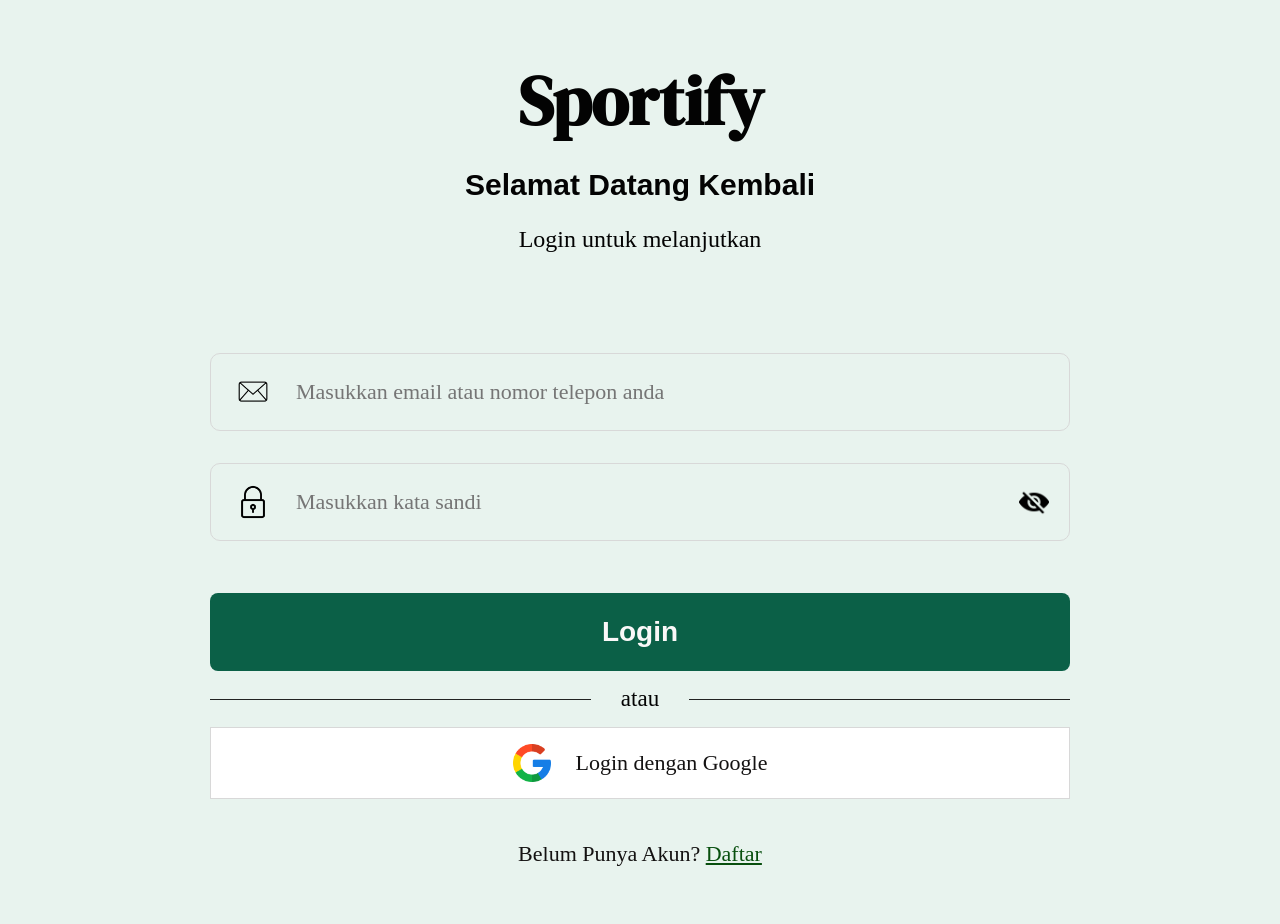
<file: pages/login.html>
<!DOCTYPE html>
<html lang="id">
<head>
    <meta charset="UTF-8">
    <meta name="viewport" content="width=device-width, initial-scale=1.0">
    <title>Login - Sportify</title>
    <link rel="stylesheet" href="../css/style.css">
</head>
<body>
    
<main class="auth-page">
    <section class="auth-box">
        <h1 class="auth-brand">Sportify</h1>
        <h2>Selamat Datang Kembali</h2>
        <p class="auth-subtitle">Login untuk melanjutkan</p>
<form class="auth-form" action="../index.html">
    <label class="input-wrap">
        <img src="../assets/icons/email (1).png" alt="Email">
        <input required placeholder="Masukkan email atau nomor telepon anda" autocomplete="username">
    </label>

<div class="input-wrap password-wrap">
    <img src="../assets/icons/padlock.png" alt="Password">

    <input type="password"
           id="password"
           placeholder="Masukkan kata sandi"
           required>

    <img src="../assets/icons/hidden.png"
         class="eye-toggle"
         alt="Lihat password"
         onclick="togglePassword('password', this)">
</div>
</label>
<button class="auth-submit warna-teks-putih" type="submit">Login</button>
</form>
<div class="divider-text">atau</div>
<a class="google-btn" href="../index.html">
    <img src="../assets/icons/google (1).png" alt="Google">Login dengan Google</a>
    <p class="auth-foot">Belum Punya Akun? <a href="daftar.html" class="warna-teks">Daftar</a>
    </p>
</section>
</main>
<script>
    
function togglePassword(id, icon) {
    const password = document.getElementById(id);

    if (password.type === "password") {
        password.type = "text";

        icon.src = "../assets/icons/eye.png";

        icon.classList.remove("eye-off");
        icon.classList.add("eye-on");

    } else {
        password.type = "password";

        icon.src = "../assets/icons/hidden.png";

        icon.classList.remove("eye-on");
        icon.classList.add("eye-off");
    }
}

const registerForm = document.getElementById("registerForm");

if (registerForm) {
    registerForm.addEventListener("submit", function(e) {
        const password = document.getElementById("password").value;
        const confirm = document.getElementById("confirmPassword").value;

        if (password !== confirm) {
            e.preventDefault();
            alert("Konfirmasi kata sandi tidak sesuai!");
        } else {
            e.preventDefault();
            alert("Pendaftaran berhasil!");
        }
    });
}


</script>
</body>
</html>
</file>
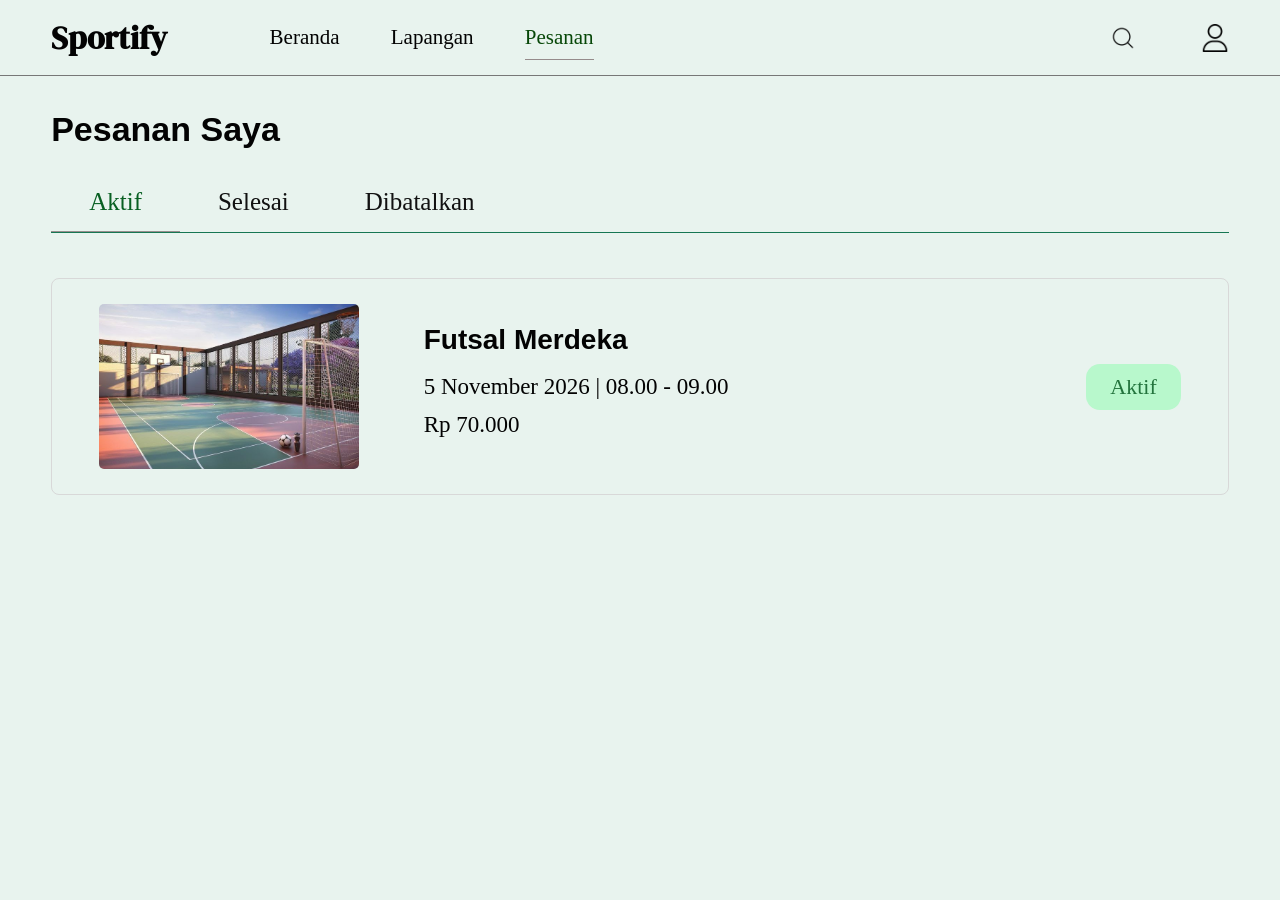
<file: pages/pesanan-aktif.html>
<!DOCTYPE html>
<html lang="id">
<head>
    <meta charset="UTF-8">
    <meta name="viewport" content="width=device-width, initial-scale=1.0">
    <title>Pesanan Saya - Sportify</title>
    <link rel="stylesheet" href="../css/style.css">
</head>
<body>
    <header class="site-header">
<a class="brand" href="../index.html">Sportify</a>
<nav class="nav">
    <a href="../index.html" class="">Beranda</a>
    <a href="daftar-lapangan.html" class="">Lapangan</a>
    <a href="pesanan-aktif.html" class="active">Pesanan</a>
</nav>
<div class="header-spacer"></div>
<a href="daftar-lapangan.html" aria-label="Cari">
    <img class="header-icon" src="../assets/icons/search.png" alt="Cari"></a>
    <a href="login.html" aria-label="Akun">
        <img class="header-icon" src="../assets/icons/user.png" alt="Akun">
    </a>
</header>
<main class="page">
    <h1 class="page-title" style="font-family:Arial,sans-serif">Pesanan Saya</h1>
    <nav class="tabs">
        <a class="active" href="pesanan-aktif.html">Aktif</a>
        <a class="" href="pesanan-selesai.html">Selesai</a>
        <a class="" href="pesanan-dibatalkan.html">Dibatalkan</a>
    </nav>
    <article class="booking-card">
        <img src="../assets/images/futsal merdeka.jpg" alt="Futsal Merdeka">
        <div class="booking-info">
            <h3>Futsal Merdeka</h3>
            <p>5 November 2026 | 08.00 - 09.00</p>
            <p>Rp 70.000</p>
        </div>
        <span class="status">Aktif</span>
    </article>
</main>
</body>
</html>
</file>
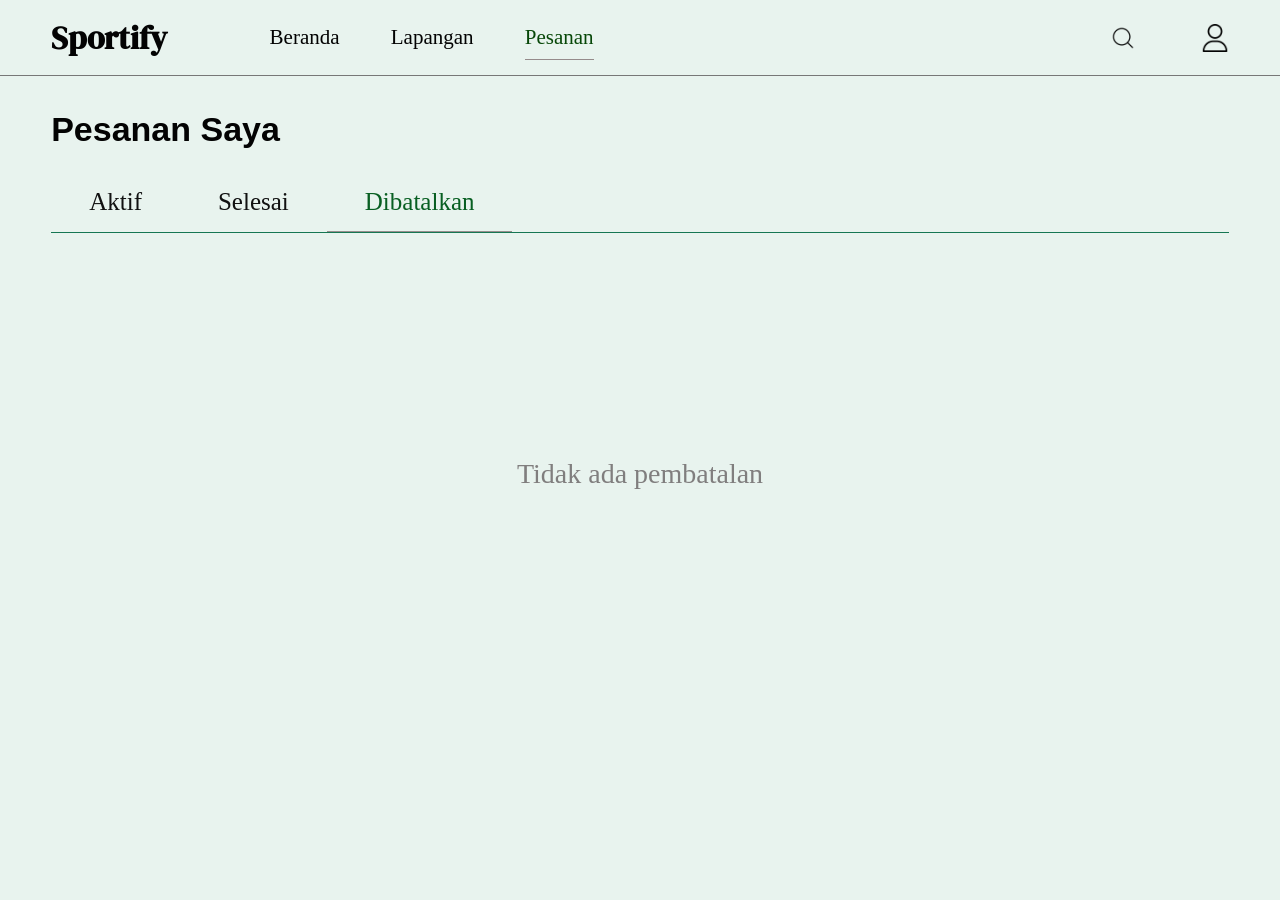
<file: pages/pesanan-dibatalkan.html>
<!DOCTYPE html>
<html lang="id">
<head><meta charset="UTF-8"><meta name="viewport" content="width=device-width, initial-scale=1.0"><title>Pesanan Saya - Sportify</title><link rel="stylesheet" href="../css/style.css"></head>
<body><header class="site-header">
<a class="brand" href="../index.html">Sportify</a>
<nav class="nav">
    <a href="../index.html" class="">Beranda</a>
    <a href="daftar-lapangan.html" class="">Lapangan</a>
    <a href="pesanan-aktif.html" class="active">Pesanan</a>
</nav>
<div class="header-spacer"></div>
<a href="daftar-lapangan.html" aria-label="Cari">
    <img class="header-icon" src="../assets/icons/search.png" alt="Cari"></a>
    <a href="login.html" aria-label="Akun">
        <img class="header-icon" src="../assets/icons/user.png" alt="Akun"></a>
</header>

<main class="page">
    <h1 class="page-title" style="font-family:Arial,sans-serif">Pesanan Saya</h1>
    <nav class="tabs">
        <a class="" href="pesanan-aktif.html">Aktif</a>
        <a class="" href="pesanan-selesai.html">Selesai</a>
        <a class="active" href="pesanan-dibatalkan.html">Dibatalkan</a>
    </nav>
    <p class="empty-state">Tidak ada pembatalan</p>
</main>
</body>
</html>
</file>
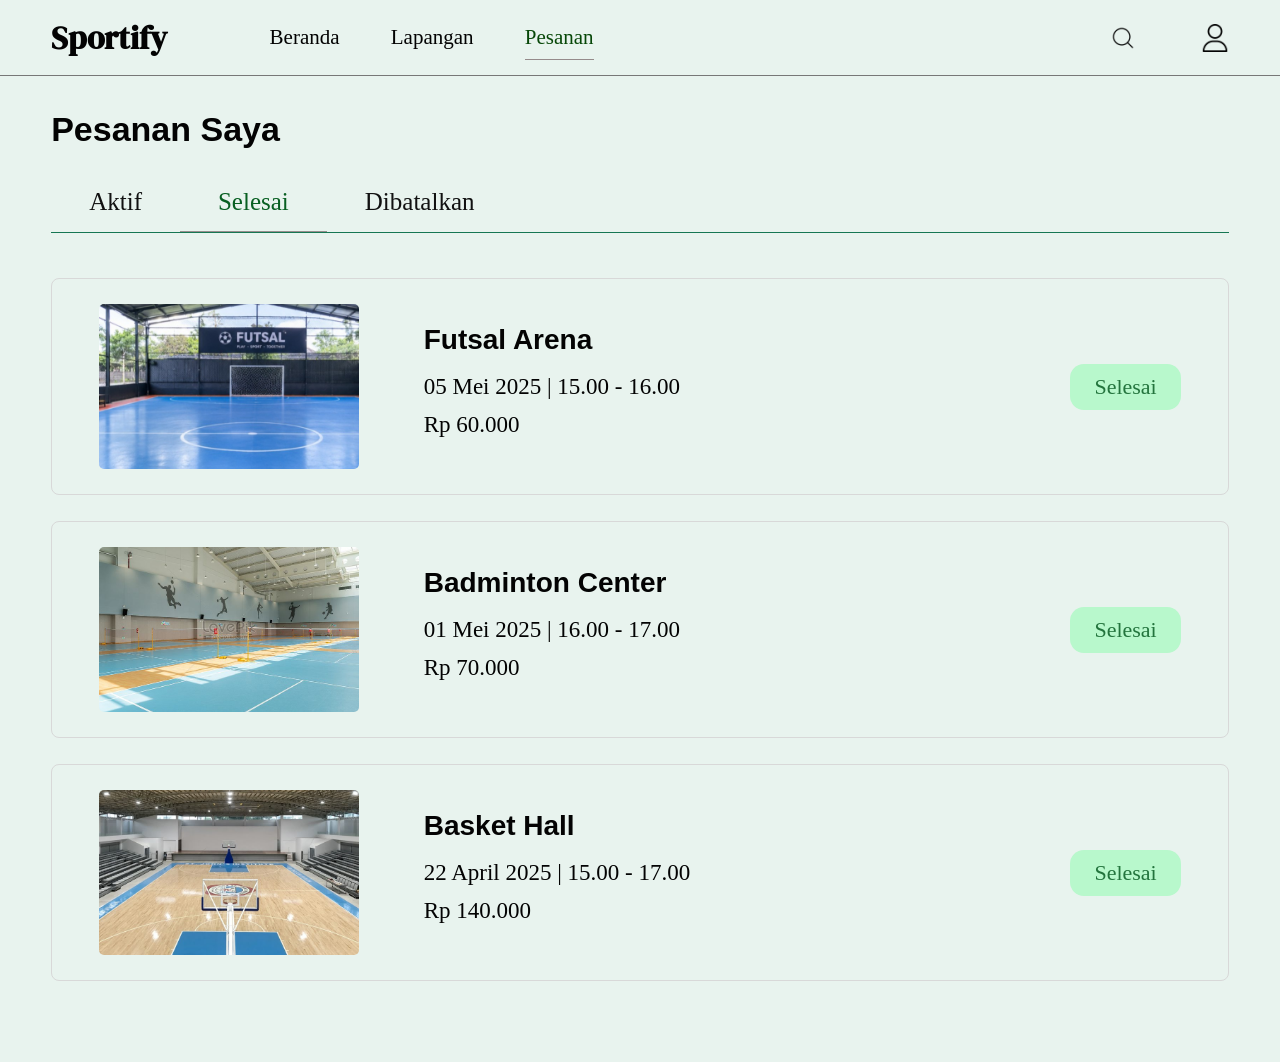
<file: pages/pesanan-selesai.html>
<!DOCTYPE html>
<html lang="id">
<head><meta charset="UTF-8">
    <meta name="viewport" content="width=device-width, initial-scale=1.0">
    <title>Pesanan Saya - Sportify</title>
    <link rel="stylesheet" href="../css/style.css">
</head>
<body>
    <header class="site-header">
<a class="brand" href="../index.html">Sportify</a>
<nav class="nav">
    <a href="../index.html" class="">Beranda</a>
    <a href="daftar-lapangan.html" class="">Lapangan</a>
    <a href="pesanan-aktif.html" class="active">Pesanan</a>
</nav>
<div class="header-spacer"></div>
<a href="daftar-lapangan.html" aria-label="Cari">
    <img class="header-icon" src="../assets/icons/search.png" alt="Cari"></a>
    <a href="login.html" aria-label="Akun">
        <img class="header-icon" src="../assets/icons/user.png" alt="Akun">
    </a>
</header>
<main class="page">
    <h1 class="page-title" style="font-family:Arial,sans-serif">Pesanan Saya</h1>
    <nav class="tabs">
        <a class="" href="pesanan-aktif.html">Aktif</a>
        <a class="active" href="pesanan-selesai.html">Selesai</a>
        <a class="" href="pesanan-dibatalkan.html">Dibatalkan</a>
    </nav>
    <article class="booking-card">
        <img src="../assets/images/futsal arena.jpeg" alt="Futsal Sport">
        <div class="booking-info">
            <h3>Futsal Arena</h3>
            <p>05 Mei 2025 | 15.00 - 16.00</p>
            <p>Rp 60.000</p>
        </div>
        <span class="status">Selesai</span>
    </article>
    <article class="booking-card">
        <img src="../assets/images/badminton center.jpg" alt="Badminton Center">
        <div class="booking-info">
            <h3>Badminton Center</h3>
            <p>01 Mei 2025 | 16.00 - 17.00</p>
            <p>Rp 70.000</p>
        </div>
        <span class="status">Selesai</span>
    </article>
    <article class="booking-card">
        <img src="../assets/images/basket hall.jpg" alt="Basket Hall">
        <div class="booking-info">
            <h3>Basket Hall</h3>
            <p>22 April 2025 | 15.00 - 17.00</p>
            <p>Rp 140.000</p>
        </div>
        <span class="status">Selesai</span>
    </article>
</main>
</body>
</html>
</file>
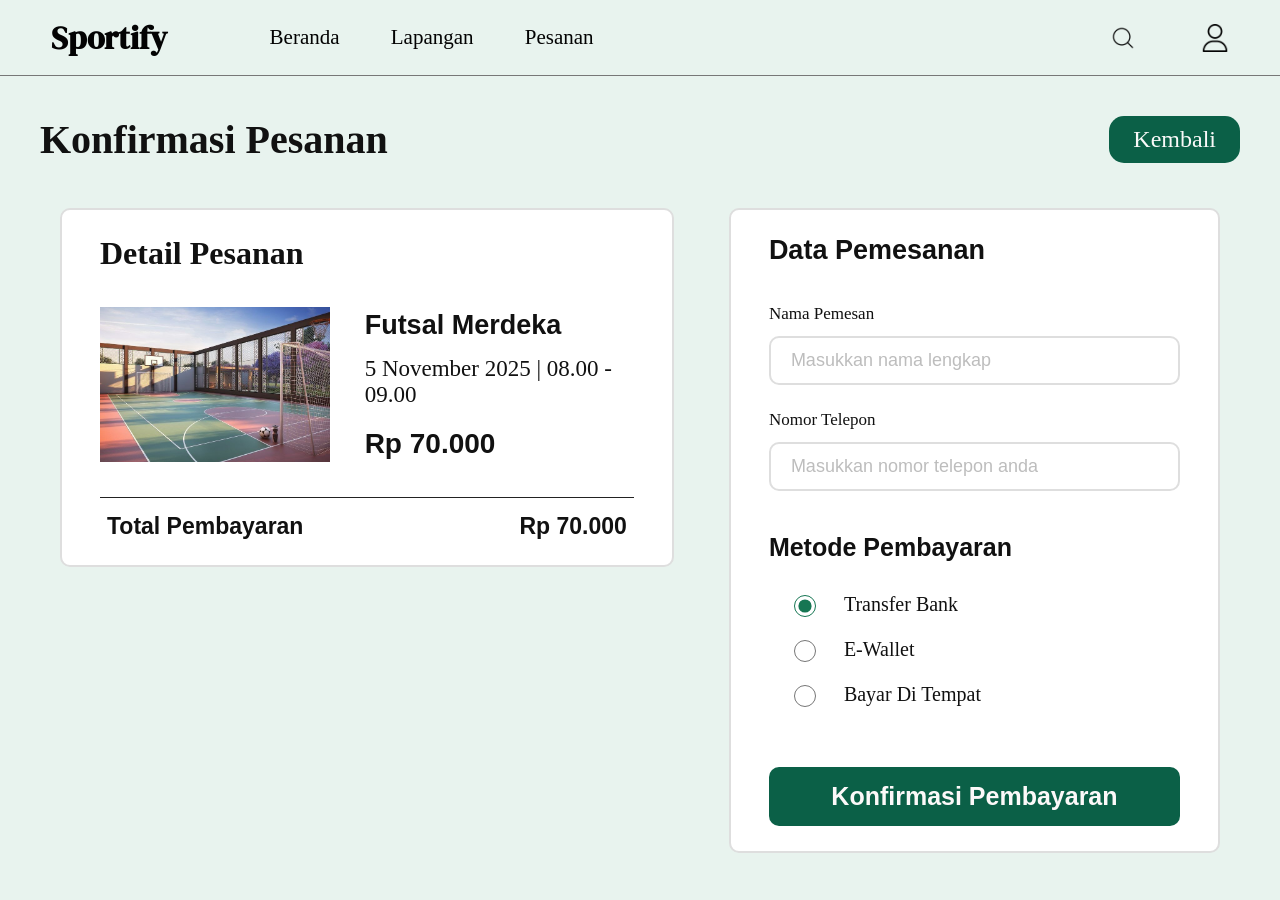
<file: pages/ringkasan-pesanan.html>
<!DOCTYPE html>
<html lang="id">
<head>
    <meta charset="UTF-8">
    <meta name="viewport" content="width=device-width, initial-scale=1.0">
    <title>Konfirmasi Pesanan | Sportify</title>
    <link rel="stylesheet" href="../css/style.css">
</head>
<body>

    <!-- Navbar -->
    <header class="site-header">
        <a href="../index.html" class="brand">Sportify</a>

        <nav class="nav">
            <a href="../index.html">Beranda</a>
            <a href="daftar-lapangan.html">Lapangan</a>
            <a href="pesanan-aktif.html">Pesanan</a>
        </nav>

        <div class="header-spacer"></div>
<a href="daftar-lapangan.html" aria-label="Cari">
    <img class="header-icon" src="../assets/icons/search.png" alt="Cari"></a>

    <a href="login.html" aria-label="Akun">
         <img class="header-icon" src="../assets/icons/user.png" alt="Akun"></a>
    </header>

    <!-- Konten utama -->
    <main class="konfirmasi-container">

        <div class="page-heading">
            <h1>Konfirmasi Pesanan</h1>
            <a href="detail lapangan futsal merdeka.html" class="btn-kembali btn warna-teks-putih">Kembali</a>
        </div>

        <div class="konfirmasi-content">

            <!-- Detail Pesanan -->
            <section class="detail-pesanan">
                <h2>Detail Pesanan</h2>

                <div class="detail-lapangan">
                    <img
                        src="../assets/images/futsal merdeka.jpg"
                        alt="Lapangan Futsal Merdeka"
                        class="gambar-lapangan"
                    >

                    <div class="info-lapangan">
                        <h3>Futsal Merdeka</h3>
                        <p> 5 November 2025 | 08.00 - 09.00</p>
                        <strong>Rp 70.000</strong>
                    </div>
                </div>

                <div class="total-pembayaran">
                    <span>Total Pembayaran</span>
                    <strong>Rp 70.000</strong>
                </div>
            </section>

            <section class="form-pemesanan">
                <h2>Data Pemesanan</h2>

                <form action="pesanan-aktif.html" method="get">

                    <div class="form-group">
                        <label for="nama">Nama Pemesan</label>
                        <input
                            type="text"
                            id="nama"
                            name="nama"
                            placeholder="Masukkan nama lengkap"
                            required
                        >
                    </div>

                    <div class="form-group">
                        <label for="telepon">Nomor Telepon</label>
                        <input
                            type="tel"
                            id="telepon"
                            name="telepon"
                            placeholder="Masukkan nomor telepon anda"
                            required
                        >
                    </div>

                    <h3 class="judul-metode">Metode Pembayaran</h3>

                    <div class="metode-pembayaran">
                        <label>
                            <input
                                type="radio"
                                name="metode"
                                value="Transfer Bank"
                                checked
                            >
                            <span>Transfer Bank</span>
                        </label>

                        <label>
                            <input
                                type="radio"
                                name="metode"
                                value="E-Wallet"
                            >
                            <span>E-Wallet</span>
                        </label>

                        <label>
                            <input
                                type="radio"
                                name="metode"
                                value="Bayar Di Tempat"
                            >
                            <span>Bayar Di Tempat</span>
                        </label>
                    </div>

                    <button href="pesanan-aktif.html" type="submit" class="btn-konfirmasi btn warna-teks-putih">
                        Konfirmasi Pembayaran
                    </button>

                </form>
            </section>

        </div>
    </main>

</body>
</html>
</file>
<file: css/style.css>
@import url('https://fonts.googleapis.com/css2?family=DM+Serif+Display&family=Inter:wght@400;500;600;700&display=swap');
:root{--ink:#030303;
    --muted:#141212;
    --line:#d8d8d8;
    --soft:#f4f4f4;
    --button:#0B6047;
    --green:#b8f8cc}
*{box-sizing:border-box}
body{margin:0;
    color:var(--ink);
    background:#E8F3EE;
    font-family:Georgia,'Times New Roman',serif}
.popular{padding:10px 4% 50px}
.field-grid{display:grid;
    grid-template-columns:repeat(3,minmax(0,1fr));
    gap:24px}
.field-card{border:1px solid var(--line);
    border-radius:7px;
    padding:18px 20px;
    min-width:0}
.field-card>img{width:100%;
    height:150px;
    object-fit:cover;
    border-radius:4px}
.field-card h3{font-size:25px;
    margin:14px 0 10px}
.site-header{height:76px;
    border-bottom:1px solid #777;
    display:flex;
    align-items:center;
    padding:0 4%;
    gap:clamp(20px,5vw,70px)}
a{color:inherit;text-decoration:none}
button,input,select{font:inherit}
button,.btn{border:0;border-radius:8px;background:var(--button);padding:11px 22px;cursor:pointer;display:inline-block;text-align:center}
button:hover,.btn:hover{background:#0B6047}
.site-header{height:76px;
    border-bottom:1px solid #777;
    display:flex;
    align-items:center;
    padding:0 4%;
    gap:clamp(20px,5vw,70px)}
.brand{font-family:'DM Serif Display',Georgia,serif;font-size:32px;font-weight:bold;margin-right:clamp(10px,3vw,45px)}
.nav{display:flex;align-items:center;gap:clamp(20px,4vw,52px);font-size:21px}
.nav a{padding:9px 0}
.nav a:hover,.nav a.active{color:#074708;border-bottom:1px solid #958b8b}
.header-spacer{flex:1}.header-icon{width:28px;height:28px;object-fit:contain;display:block}
.header-btn{padding:8px 24px;border:1px solid #222;border-radius:10px;font-size:14px;background:white}
.header-btn.dark{background:#074708;color:white}
.page{padding:34px 4% 55px}.page-title{font-size:34px;margin:0 0 24px}
h1,h2,h3,p{margin-top:0}h2{font-size:28px}h3{font-size:22px}
.muted{color:var(--muted)}.soft{background:var(--soft)}
.hero{display:grid;grid-template-columns:1.35fr .8fr;gap:6%;align-items:center;padding:25px 4% 55px}
.hero h1{font-size:clamp(34px,4vw,52px);line-height:1.25;margin-bottom:18px}
.hero p{font-size:21px;line-height:1.5;margin:0 0 12px}
.hero-image{width:100%;max-height:330px;object-fit:cover}
.searchbar{margin-top:35px;background:var(--soft);border-radius:9px;padding:7px 10px;display:flex;align-items:center;gap:18px;max-width:680px}
.searchbar img{width:25px;height:25px}.searchbar input{flex:1;min-width:0;border:0;outline:0;background:transparent;font-size:18px;padding:10px}
.categories{padding:0 3% 12px}.category-grid{display:grid;grid-template-columns:repeat(4,minmax(120px,160px));justify-content:space-around;gap:20px}
.category{display:flex;flex-direction:column;align-items:center;gap:14px;background:var(--soft);padding:22px 12px;border-radius:8px;font-size:18px}
.category img{width:64px;height:64px;object-fit:contain}.category:hover{outline:1px solid #bbb}
.rating{font-family:Arial,sans-serif;font-size:18px;margin:8px 0}.star{color:#ffb900;font-size:23px;margin-right:7px}
.price{font-family:Arial,sans-serif;font-size:19px;margin:10px 0 30px}.field-card .btn{width:90%;margin:0 5%;font-weight:bold;font-size:20px}
.auth-page{min-height:100vh;display:flex;justify-content:center;align-items:flex-start;padding:55px 20px 35px}
.auth-box{width:min(860px,100%);text-align:center}.auth-brand{font-family:'DM Serif Display',Georgia,serif;font-size:68px;font-weight:bold;margin:0 0 20px}
.auth-box h2{font-family:Arial,sans-serif;font-size:30px;margin-bottom:24px}.auth-subtitle{font-size:24px;margin-bottom:100px}
.auth-form{display:flex;flex-direction:column;gap:32px}.input-wrap{height:78px;border:1px solid var(--line);border-radius:10px;display:flex;align-items:center;padding:0 25px;gap:24px}
.input-wrap img{width:34px;height:34px;object-fit:contain}.input-wrap input{border:0;outline:0;flex:1;min-width:0;font-size:22px;background:transparent}
.password-wrap{position:relative}.password-wrap input{padding-right:45px}.password-wrap .eye-toggle{position:absolute;right:20px;width:30px;height:30px;cursor:pointer}
.password-wrap input[type=password]~.eye-on{display:none}.password-wrap input[type=text]~.eye-off{display:none}
.auth-submit{height:78px;font-family:Arial,sans-serif;font-size:28px;font-weight:600;margin-top:20px}
.auth-foot{font-size:22px;color:var(--muted);margin-top:42px}.auth-foot a{text-decoration:underline}
.divider-text{display:flex;align-items:center;gap:30px;font-size:23px;margin:15px 0}.divider-text:before,.divider-text:after{content:"";height:1px;background:#222;flex:1}
.google-btn{height:72px;border:1px solid var(--line);background:white;font-size:22px;color:var(--muted);display:flex;align-items:center;justify-content:center;gap:25px}.google-btn img{width:38px;height:38px}
.filter-row{display:flex;gap:18px;flex-wrap:wrap;margin-bottom:25px}.filter-row a{min-width:115px;text-align:center;border:1px solid #e4e4e4;border-radius:6px;padding:10px 20px}.filter-row a:hover,.filter-row a.active{background:var(--button)}
.listing{display:flex;align-items:center;gap:28px;border:1px solid var(--line);padding:18px;margin:14px 0;border-radius:5px}
.listing>img{width:185px;height:105px;object-fit:cover}.listing-info{flex:1}.listing-info h3{font-size:20px;margin:0 0 8px}.address{display:flex;align-items:center;gap:8px;margin:7px 0}.address img{width:20px;height:20px}.tag{display:inline-block;border:1px solid #e7e7e7;border-radius:5px;padding:5px 24px;margin-top:6px}.listing-action{text-align:right;white-space:nowrap}.listing-action p{font-size:18px;margin:0 0 8px}.small-btn{padding:8px 15px;font-size:15px}
.detail-top{display:grid;grid-template-columns:1fr 1.05fr;gap:5%;position:relative}.gallery-main{width:100%;height:300px;object-fit:cover;border-radius:7px}.gallery-thumbs{display:flex;gap:20px;margin-top:15px}.gallery-thumbs img{width:29%;height:85px;object-fit:cover;border-radius:6px}.detail-info h1{font-size:32px;margin:10px 0 18px}.detail-info p{font-size:22px;margin:14px 0}.back-btn{position:absolute;right:0;top:-12px}
.detail-meta{display:grid;grid-template-columns:1.5fr .8fr;gap:6%;margin:45px 5px 35px}.description{font-size:20px;line-height:1.8}.facilities{font-size:20px;line-height:1.8}.booking-controls{display:grid;grid-template-columns:1fr 1fr;gap:8%;margin:25px 4%}.booking-controls label{display:block;font-size:22px;font-weight:bold;margin-bottom:14px}.booking-controls input,.booking-controls select,.form-control{width:100%;height:58px;border:1px solid var(--line);border-radius:8px;padding:0 16px;background:white;font-size:18px}
.wide-btn{display:block;width:86%;margin:30px auto 0;font-size:23px;font-weight:bold}
.confirm-layout{display:grid;grid-template-columns:1.2fr .92fr;gap:4%}.panel{border:1px solid var(--line);border-radius:9px;padding:20px 30px}.panel h2{font-size:26px}.order-item{display:flex;gap:25px;align-items:center}.order-item img{width:40%;max-width:260px;height:155px;object-fit:cover}.order-item h3{font-family:Arial,sans-serif;font-size:23px}.order-item p{font-size:21px;margin:12px 0}.total{border-top:1px solid #333;margin-top:28px;padding:14px 5px 0;display:flex;justify-content:space-between;font-family:Arial,sans-serif;font-weight:bold;font-size:20px}
.data-form label{display:block;margin:10px 0 10px}.data-form input{width:100%;height:48px;border:1px solid var(--line);border-radius:8px;padding:0 18px;font-size:16px}.data-form h3{font-family:Arial,sans-serif;margin-top:30px}.radio-row{display:flex;align-items:center;gap:15px;margin:18px 0;font-size:18px}.radio-row input{width:20px;height:20px}.data-form button{width:100%;margin-top:38px;font-family:Arial,sans-serif;font-size:21px;font-weight:bold}
.tabs{display:flex;gap:0;border-bottom:1px solid #167653;margin-bottom:45px}.tabs a{font-size:25px;padding:15px 38px;color:#111}.tabs a.active{color:#085f22;border-bottom:1px solid #988e8e}
.booking-card{display:flex;align-items:center;gap:6%;border:1px solid var(--line);border-radius:8px;padding:25px 4%;margin-bottom:26px}.booking-card>img{width:24%;height:165px;object-fit:cover;border-radius:5px}.booking-info{flex:1}.booking-info h3{font-family:Arial,sans-serif;font-size:28px;margin-bottom:18px}.booking-info p{font-size:23px;margin:12px 0}.status{padding:10px 24px;border-radius:14px;background:var(--green);color:#23743d;font-size:22px;white-space:nowrap}
.empty-state{text-align:center;color:#807e7e;font-size:28px;padding:180px 0}
@media(max-width:800px){
 .site-header{height:auto;min-height:68px;flex-wrap:wrap;padding:14px 5%;gap:14px}.brand{font-size:27px;margin-right:auto}.nav{order:3;width:100%;justify-content:space-between;font-size:17px}.header-spacer{display:none}
 .hero{grid-template-columns:1fr;padding:30px 5%}.hero-image{display:none}.hero h1{font-size:36px}.hero p{font-size:18px}
 .category-grid{grid-template-columns:repeat(2,minmax(0,1fr))}.field-grid{grid-template-columns:1fr}.field-card>img{height:190px}
 .auth-page{padding-top:35px}.auth-brand{font-size:52px}.auth-subtitle{font-size:19px;margin-bottom:55px}.auth-form{gap:18px}.input-wrap{height:64px;padding:0 15px;gap:14px}.input-wrap img{width:27px;height:27px}.input-wrap input{font-size:16px}.auth-submit{height:64px;font-size:22px}.auth-foot{font-size:17px}
 .listing{gap:12px;padding:12px}.listing>img{width:100px;height:75px}.listing-info h3{font-size:16px}.listing-info{font-size:13px}.listing-action p{font-size:14px}.small-btn{font-size:12px;padding:7px}
 .detail-top,.detail-meta,.confirm-layout{grid-template-columns:1fr}.detail-top{gap:25px}.back-btn{top:0}.detail-info h1{margin-top:10px}.detail-meta{gap:15px}.booking-controls{grid-template-columns:1fr;gap:20px;margin:25px 0}.wide-btn{width:100%}.panel{padding:20px}.order-item{gap:14px}.order-item img{width:38%;height:110px}.order-item h3{font-size:18px}.order-item p{font-size:16px}.total{font-size:16px}
 .tabs{justify-content:space-between}.tabs a{font-size:17px;padding:12px 8px}.booking-card{gap:15px;padding:15px;flex-wrap:wrap}.booking-card>img{width:35%;height:100px}.booking-info h3{font-size:19px;margin-bottom:10px}.booking-info p{font-size:15px}.status{font-size:15px;margin-left:auto;padding:8px 13px}.empty-state{padding:100px 0;font-size:22px}
} .warna-teks{color:#084f0e} .warna-teks-putih{color: #faf8f8;} .time-select { display: flex; align-items: center;gap: 22px;}
.konfirmasi-container {padding: 40px;font-family: Arial, sans-serif;color: #111;}.page-heading {display: flex;align-items: center;justify-content: space-between;gap: 20px;margin-bottom: 45px;}.page-heading h1 {font-family: Georgia, serif;font-size: 40px;margin: 0;}
.btn-kembali {background: #0B6047;color: #faf9f9;text-decoration: none;padding: 10px 24px;border-radius: 15px;font-family: Georgia, serif;font-size: 24px;}
.btn-kembali:hover {background: #0B6047;}
.konfirmasi-content {display: grid;grid-template-columns: 1.25fr 1fr;gap: 55px;align-items: start;padding: 0 20px;}
.detail-pesanan,.form-pemesanan {border: 2px solid #dedede;border-radius: 10px;padding: 25px 38px;background: #fff;min-width: 0;}
.detail-pesanan h2 {font-family: Georgia, serif;font-size: 32px;margin: 0 0 35px;}
.form-pemesanan h2 {font-size: 27px;margin: 0 0 38px;}
.detail-lapangan {display: flex;align-items: center;gap: 35px;margin-bottom: 35px;}
.gambar-lapangan {width: 260px;height: 155px;object-fit: cover;background: #d9d9d9;}
.info-lapangan h3 {font-size: 27px;margin: 0 0 15px;}
.info-lapangan p {font-family: Georgia, serif;font-size: 23px;margin: 0 0 20px;}
.info-lapangan strong {font-size: 28px;}
.total-pembayaran {border-top: 1px solid #222;padding: 15px 7px 0;display: flex;justify-content: space-between;gap: 15px;font-size: 23px;font-weight: bold;}
.form-group {display: flex;flex-direction: column;gap: 12px;margin-bottom: 25px;}
.form-group label {font-family: Georgia, serif;font-size: 17px;}
.form-group input {width: 100%;box-sizing: border-box;border: 2px solid #dedede;border-radius: 10px;padding: 12px 20px;font-size: 18px;outline: none;}
.form-group input:focus {border-color: #167653;}
.form-group input::placeholder {color: #bdbdbd;}
.judul-metode {font-size: 25px;margin: 42px 0 30px;}
.metode-pembayaran {display: flex;flex-direction: column;gap: 20px;padding-left: 20px;}
.metode-pembayaran label {display: flex;align-items: center;gap: 25px;font-family: Georgia, serif;font-size: 20px;cursor: pointer;}
.metode-pembayaran input {width: 22px;height: 22px;accent-color: #167653;cursor: pointer;}
.btn-konfirmasi {width: 100%;margin-top: 60px;padding: 15px;border: none;border-radius: 10px;background: #0B6047;color: #fcf9f9;font-size: 25px;font-weight: bold;cursor: pointer;}
.btn-konfirmasi:hover {background: #3c2bff;color: white;}
</file>
